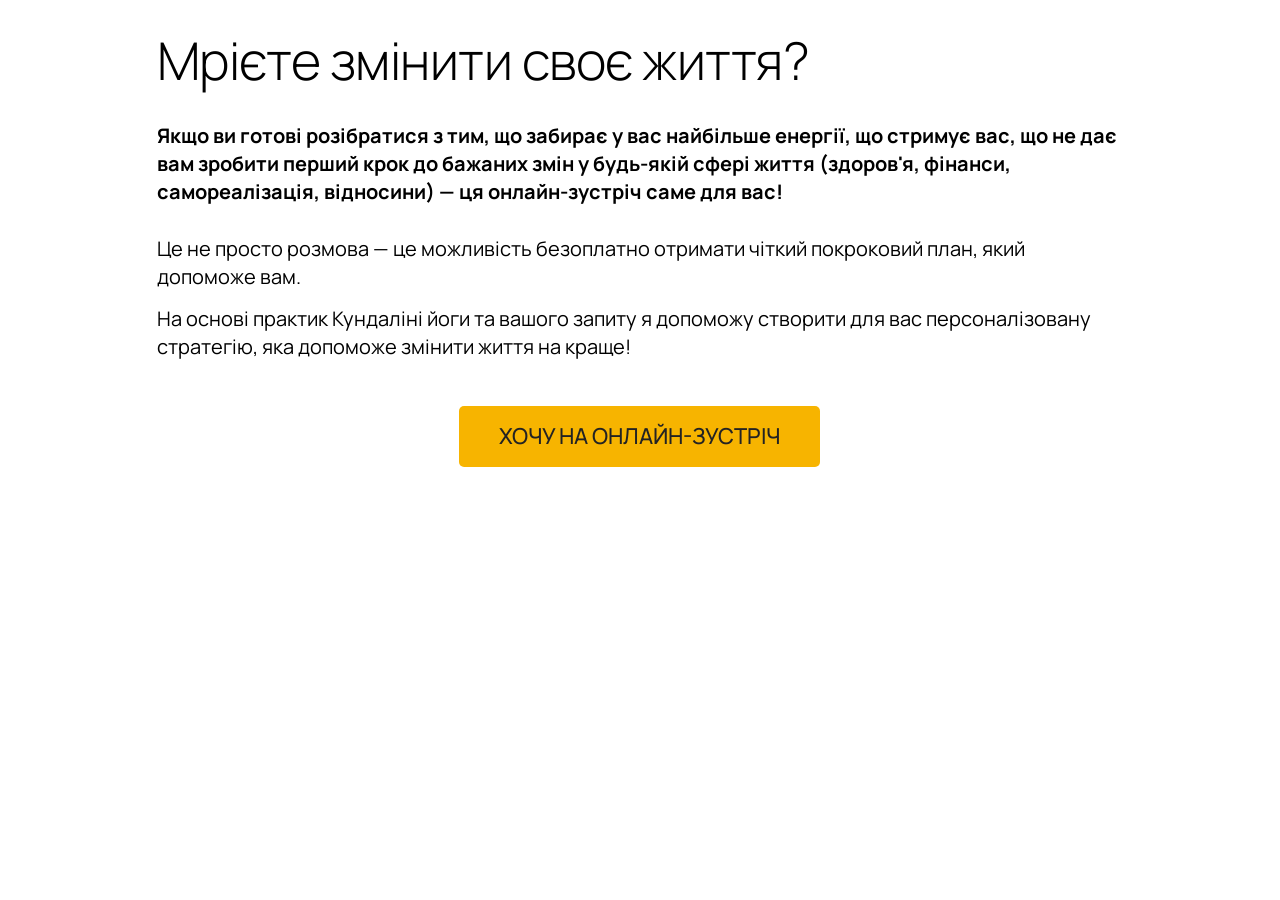
<file: zustrich/index.html>
<!doctype html>
<html lang="uk">
<head>
<meta charset="utf-8">
<meta name="viewport" content="width=device-width, initial-scale=1, viewport-fit=cover">
<title>Індивідуальна онлайн-зустріч</title>
<meta name="description" content="Безоплатна індивідуальна онлайн-зустріч: персоналізована стратегія змін на основі практик Кундаліні йоги.">
<meta property="og:type" content="website">
<meta property="og:title" content="Індивідуальна онлайн-зустріч">
<meta property="og:description" content="Безоплатна індивідуальна онлайн-зустріч: персоналізована стратегія змін на основі практик Кундаліні йоги.">
<meta name="format-detection" content="telephone=no">

<link rel="preconnect" href="https://fonts.googleapis.com">
<link rel="preconnect" href="https://fonts.gstatic.com" crossorigin>
<link rel="stylesheet" href="https://fonts.googleapis.com/css2?family=Manrope:wght@300;400;500;600;700&display=swap">
<link rel="stylesheet" href="style.css">
</head>
<body>

<!-- ======================= Лендинг ======================= -->
<main class="page">
  <div class="container">
    <div class="content">

      <h1 class="lead-title reveal">Мрієте змінити своє життя?</h1>

      <p class="lead-text lead-text--strong reveal">Якщо ви готові розібратися з тим, що забирає у вас найбільше енергії, що стримує вас, що не дає вам зробити перший крок до бажаних змін у будь-якій сфері життя (здоров'я, фінанси, самореалізація, відносини) — ця онлайн-зустріч саме для вас!</p>

      <p class="lead-text reveal">Це не просто розмова — це можливість безоплатно отримати чіткий покроковий план, який допоможе вам.</p>

      <p class="lead-text reveal">На основі практик Кундаліні йоги та вашого запиту я допоможу створити для вас персоналізовану стратегію, яка допоможе змінити життя на краще!</p>

      <div class="lead-cta reveal">
        <button type="button" class="btn btn--lg" data-open-quiz>ХОЧУ НА ОНЛАЙН-ЗУСТРІЧ</button>
      </div>

    </div>
  </div>
</main>

<!-- ======================= Квіз ======================= -->
<div class="popup" id="quiz" role="dialog" aria-modal="true" aria-label="Запис на онлайн-зустріч" hidden>
  <button type="button" class="popup__close" data-close-quiz aria-label="Закрити">
    <svg viewBox="0 0 14 14" width="14" height="14" aria-hidden="true" focusable="false">
      <path fill="currentColor" d="m12.4 0 1.378 1.392-5.442 5.496L14 12.608 12.622 14 6.958 8.28l-5.58 5.636L0 12.524l5.58-5.636L.222 1.476 1.6.084l5.358 5.412L12.4 0Z"/>
    </svg>
  </button>

  <div class="popup__panel">
    <div class="quiz__progress" aria-hidden="true"><div class="quiz__progress-bar" id="quizProgress"></div></div>

    <form class="quiz" id="quizForm" novalidate>
      <div class="quiz__body" id="quizBody">

        <!-- Крок 0 — обкладинка -->
        <section class="step step--cover is-active" data-step="cover">
          <div class="step__cover-inner">
            <h2 class="cover__title">Дізнайтеся,<br>як відчувати себе більш енергійною,<br>як стати більш проявленою,<br>знайти внутрішню силу,<br>реалізувати свої мрії та нарешті<br>змінити своє життя на краще 💫</h2>
            <p class="cover__descr">Натисніть на кнопку нижче та дайте відповідь на кілька питань:</p>
            <button type="button" class="btn btn--md btn--arrow" data-next>ХОЧУ НА ОНЛАЙН-ЗУСТРІЧ</button>
          </div>
        </section>

        <!-- Крок 1 -->
        <section class="step" data-step="q" data-field="Problema" data-required="1">
          <h2 class="step__title" id="t-problema">Яка проблема зараз для вас найбільш актуальна?</h2>
          <div class="options" role="radiogroup" aria-labelledby="t-problema">
            <label class="option"><input type="radio" name="Problema" value="Низький рівень енергії, проблеми зі сном"><span class="option__dot"></span><span class="option__text">Низький рівень енергії, проблеми зі сном</span></label>
            <label class="option"><input type="radio" name="Problema" value="Самореалізація"><span class="option__dot"></span><span class="option__text">Самореалізація</span></label>
            <label class="option"><input type="radio" name="Problema" value="Відносини"><span class="option__dot"></span><span class="option__text">Відносини</span></label>
            <label class="option"><input type="radio" name="Problema" value="Фінансова"><span class="option__dot"></span><span class="option__text">Фінансова</span></label>
          </div>
          <p class="step__error" aria-live="polite"></p>
        </section>

        <!-- Крок 2 -->
        <section class="step" data-step="q" data-field="Sproby" data-required="1">
          <h2 class="step__title" id="t-sproby">Чи були у вас вже спроби вирішити цю проблему?</h2>
          <div class="options" role="radiogroup" aria-labelledby="t-sproby">
            <label class="option"><input type="radio" name="Sproby" value="Так, кілька разів"><span class="option__dot"></span><span class="option__text">Так, кілька разів</span></label>
            <label class="option"><input type="radio" name="Sproby" value="Ні, але думав(ла)"><span class="option__dot"></span><span class="option__text">Ні, але думав(ла)</span></label>
            <label class="option"><input type="radio" name="Sproby" value="Ні, і не думав(ла)"><span class="option__dot"></span><span class="option__text">Ні, і не думав(ла)</span></label>
          </div>
          <p class="step__error" aria-live="polite"></p>
        </section>

        <!-- Крок 3 -->
        <section class="step" data-step="q" data-field="Bolyt" data-required="1">
          <h2 class="step__title" id="t-bolyt">Чому це важливо для вас зараз? На скільки це болить від 0 до 10?</h2>
          <div class="rate" role="radiogroup" aria-labelledby="t-bolyt">
            <label class="rate__item"><input type="radio" name="Bolyt" value="0"><span>0</span></label>
            <label class="rate__item"><input type="radio" name="Bolyt" value="1"><span>1</span></label>
            <label class="rate__item"><input type="radio" name="Bolyt" value="2"><span>2</span></label>
            <label class="rate__item"><input type="radio" name="Bolyt" value="3"><span>3</span></label>
            <label class="rate__item"><input type="radio" name="Bolyt" value="4"><span>4</span></label>
            <label class="rate__item"><input type="radio" name="Bolyt" value="5"><span>5</span></label>
            <label class="rate__item"><input type="radio" name="Bolyt" value="6"><span>6</span></label>
            <label class="rate__item"><input type="radio" name="Bolyt" value="7"><span>7</span></label>
            <label class="rate__item"><input type="radio" name="Bolyt" value="8"><span>8</span></label>
            <label class="rate__item"><input type="radio" name="Bolyt" value="9"><span>9</span></label>
            <label class="rate__item"><input type="radio" name="Bolyt" value="10"><span>10</span></label>
          </div>
          <div class="rate__legend"><span>Не болить</span><span>Дуже болить</span></div>
          <p class="step__error" aria-live="polite"></p>
        </section>

        <!-- Крок 4 -->
        <section class="step" data-step="q" data-field="Groshi" data-required="1">
          <h2 class="step__title" id="t-groshi">Чи готові ви вкладати ресурси (час, гроші) для вирішення своєї проблеми?</h2>
          <div class="options options--filled" role="radiogroup" aria-labelledby="t-groshi">
            <label class="option"><input type="radio" name="Groshi" value="Не готов(а) інвестувати гроші і час у своє благополуччя"><span class="option__dot"></span><span class="option__text">Не готов(а) інвестувати гроші і час у своє благополуччя</span></label>
            <label class="option"><input type="radio" name="Groshi" value="Готова інвестувати до $250"><span class="option__dot"></span><span class="option__text">Готова інвестувати до $250</span></label>
            <label class="option"><input type="radio" name="Groshi" value="Готов(а) інвестувати будь-яку суму грошей, важливий результат"><span class="option__dot"></span><span class="option__text">Готов(а) інвестувати будь-яку суму грошей, важливий результат</span></label>
          </div>
          <p class="step__error" aria-live="polite"></p>
        </section>

        <!-- Крок 5 -->
        <section class="step" data-step="q" data-field="Resultat" data-required="1">
          <h2 class="step__title"><label for="f-resultat">Яким би був для вас ідеальний результат нашої зустрічі? Чи хотіли б отримати індивідуальний покроковий план дій як досягти результату?</label></h2>
          <input type="text" id="f-resultat" name="Resultat" class="field" placeholder="Напишіть ідеальний результат нашої зустрічі" autocomplete="off">
          <p class="step__error" aria-live="polite"></p>
        </section>

        <!-- Крок 6 — контакти, для всіх без винятку -->
        <section class="step step--contacts" data-step="contacts">
          <h2 class="step__title">Заповніть форму та оберіть в Телеграмі зручний час онлайн-зустрічі</h2>
          <div class="fields">
            <div class="field-row">
              <input type="text" name="Name" class="field" placeholder="Ваше ім'я" autocomplete="name" data-rule="name">
              <p class="step__error" aria-live="polite"></p>
            </div>
            <div class="field-row">
              <input type="tel" name="Phone" class="field" placeholder="+380 00 000 00 00" autocomplete="tel" data-rule="phone">
              <p class="step__error" aria-live="polite"></p>
            </div>
            <div class="field-row">
              <input type="text" name="Telegram" class="field" placeholder="Ваш нік в Телеграмі, @" autocomplete="off" data-rule="telegram">
              <p class="step__error" aria-live="polite"></p>
            </div>
          </div>
        </section>

        <!-- Результат — один для всіх -->
        <section class="step step--result" data-step="resultA">
          <div class="result">
            <div class="result__text">
              <h2 class="result__title">Дякую! Заявку прийнято 🙌</h2>
              <p class="result__descr">Переходьте у Telegram — там оберемо зручний час нашої зустрічі.</p>
              <a class="btn btn--md" id="resultAlink" href="https://t.me/m/9HRGKk6vMGRi">ПЕРЕЙТИ В TELEGRAM</a>
            </div>
          </div>
        </section>

      </div>

      <!-- Навігація -->
      <div class="quiz__footer" id="quizFooter" hidden>
        <button type="button" class="btn btn--ghost" data-prev aria-label="Назад">
          <svg viewBox="0 0 18 18" width="18" height="18" aria-hidden="true" focusable="false">
            <path d="M14.25 9H3.75M9 3.75 3.75 9 9 14.25" fill="none" stroke="currentColor" stroke-width="1.4" stroke-linecap="round" stroke-linejoin="round"/>
          </svg>
        </button>
        <button type="button" class="btn btn--md btn--arrow" data-next>Далі</button>
        <button type="submit" class="btn btn--md" data-submit hidden>Записатись</button>
      </div>
    </form>
  </div>
</div>

<script src="quiz.js"></script>
</body>
</html>
</file>
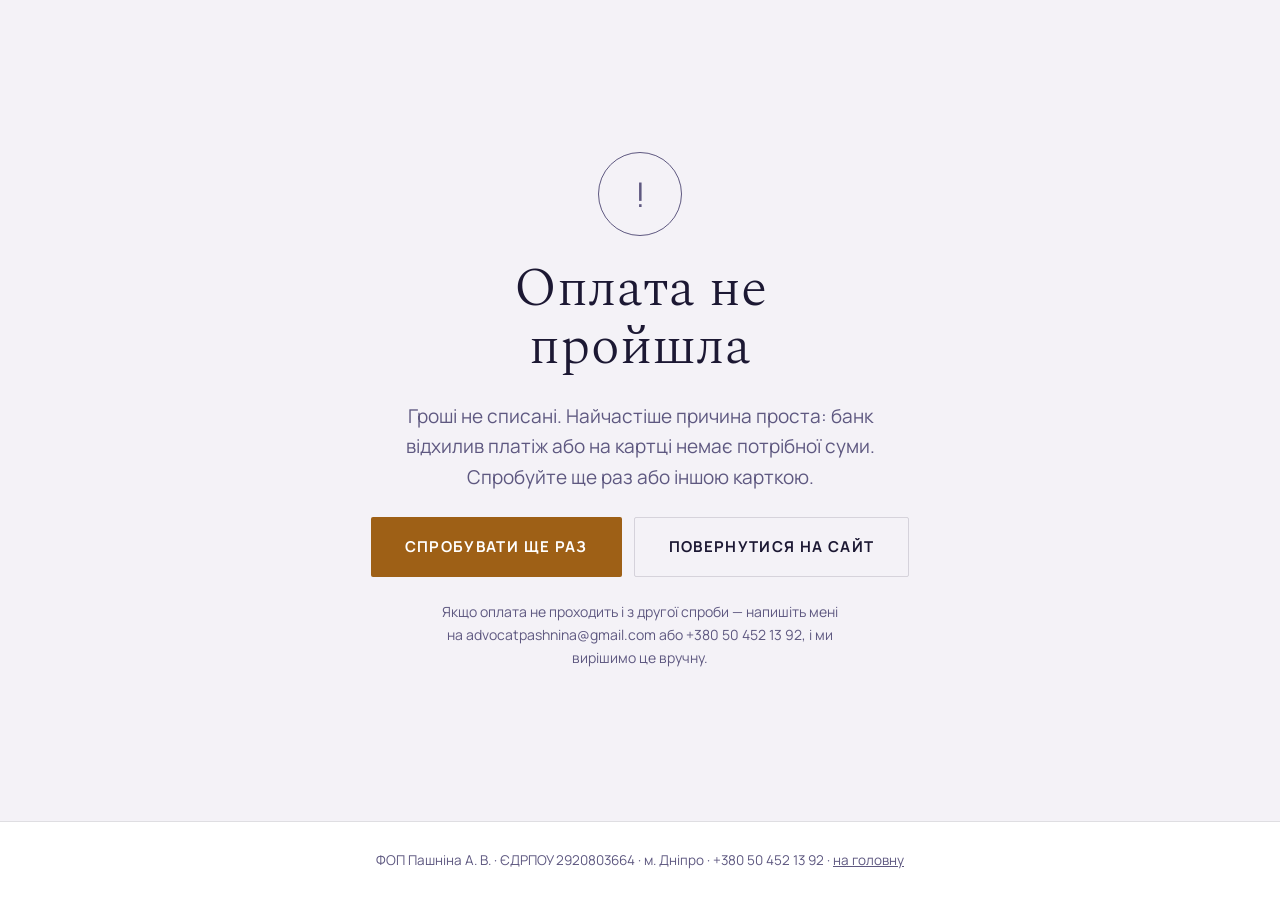
<file: fail.html>
<!doctype html>
<html lang="uk">
<head>
<meta charset="utf-8">
<meta name="viewport" content="width=device-width, initial-scale=1, viewport-fit=cover">
<title>Оплата не пройшла — Енергія Процвітання</title>
<!-- Meta Pixel -->
<script>
!function(f,b,e,v,n,t,s){if(f.fbq)return;n=f.fbq=function(){n.callMethod?
n.callMethod.apply(n,arguments):n.queue.push(arguments)};if(!f._fbq)f._fbq=n;
n.push=n;n.loaded=!0;n.version='2.0';n.queue=[];t=b.createElement(e);t.async=!0;
t.src=v;s=b.getElementsByTagName(e)[0];s.parentNode.insertBefore(t,s)}(window,document,'script',
'https://connect.facebook.net/en_US/fbevents.js');
fbq('init', '1639428453651396');
fbq('track', 'PageView');
</script>
<noscript><img height="1" width="1" style="display:none" alt=""
src="https://www.facebook.com/tr?id=1639428453651396&ev=PageView&noscript=1"></noscript>
<!-- /Meta Pixel -->
<link rel="preconnect" href="https://fonts.googleapis.com">
<link rel="preconnect" href="https://fonts.gstatic.com" crossorigin>
<link rel="stylesheet" href="https://fonts.googleapis.com/css2?family=Spectral:wght@300;500;600&family=Manrope:wght@400;500;700&display=swap">
<style>
:root{
  --bg:#F4F2F7;--surface:#FFFFFF;--ink:#1C1833;--muted:#5E5880;
  --line:rgba(28,24,51,.14);--accent:#9E6016;--accent-ink:#FFFFFF;
  --font-display:"Spectral",Georgia,serif;--font-body:"Manrope","Segoe UI",system-ui,sans-serif;
  color-scheme:light;
}
@media (prefers-color-scheme:dark){
  :root:not([data-theme="light"]){
    --bg:#121020;--surface:#1A1730;--ink:#ECE9F5;--muted:#A6A0C2;
    --line:rgba(236,233,245,.15);--accent:#E7B45C;--accent-ink:#17132A;color-scheme:dark;
  }
}
:root[data-theme="dark"]{
  --bg:#121020;--surface:#1A1730;--ink:#ECE9F5;--muted:#A6A0C2;
  --line:rgba(236,233,245,.15);--accent:#E7B45C;--accent-ink:#17132A;color-scheme:dark;
}
*{box-sizing:border-box}
body{
  margin:0;background:var(--bg);color:var(--ink);font-family:var(--font-body);
  font-size:17px;line-height:1.62;min-height:100vh;display:flex;flex-direction:column;
}
main{
  flex:1;display:flex;flex-direction:column;align-items:center;justify-content:center;
  text-align:center;gap:24px;
  padding-left:max(16px,env(safe-area-inset-left,0px));
  padding-right:max(16px,env(safe-area-inset-right,0px));
  padding-block:clamp(60px,12vw,120px);
}
.seal{
  width:84px;height:84px;border-radius:50%;border:1px solid var(--muted);
  display:grid;place-items:center;color:var(--muted);font-size:34px;line-height:1;
}
h1{
  font-family:var(--font-display);font-weight:300;margin:0;
  font-size:clamp(32px,6vw,54px);line-height:1.08;max-width:17ch;text-wrap:balance;
}
p.lede{margin:0;color:var(--muted);max-width:42ch;font-size:clamp(17px,2.2vw,19px)}
.btns{display:flex;gap:12px;flex-wrap:wrap;justify-content:center}
.btn{
  display:inline-flex;align-items:center;justify-content:center;
  background:var(--accent);color:var(--accent-ink);font-weight:700;font-size:15px;
  letter-spacing:.09em;text-transform:uppercase;text-decoration:none;
  padding:17px 34px;border-radius:2px;
}
.btn.ghost{background:transparent;color:var(--ink);border:1px solid var(--line)}
.btn:hover{filter:brightness(1.08)}
.btn:focus-visible{outline:2px solid var(--accent);outline-offset:3px}
.hint{font-size:14px;color:var(--muted);max-width:46ch;margin:0}
footer{
  border-top:1px solid var(--line);background:var(--surface);
  padding-block:28px;
  padding-left:max(16px,env(safe-area-inset-left,0px));
  padding-right:max(16px,env(safe-area-inset-right,0px));
  font-size:13.5px;color:var(--muted);text-align:center;
}
footer a{color:var(--muted)}
</style>
</head>
<body>
<main>
  <div class="seal" aria-hidden="true">!</div>
  <h1>Оплата не пройшла</h1>
  <p class="lede">Гроші не списані. Найчастіше причина проста: банк відхилив платіж або на картці немає потрібної суми. Спробуйте ще раз або іншою карткою.</p>
  <div class="btns">
    <a class="btn" href="https://secure.wayforpay.com/button/b87f1c5fbc5b7">Спробувати ще раз</a>
    <a class="btn ghost" href="index.html">Повернутися на сайт</a>
  </div>
  <p class="hint">Якщо оплата не проходить і з другої спроби — напишіть мені на advocatpashnina@gmail.com або +380 50 452 13 92, і ми вирішимо це вручну.</p>
</main>
<footer>
  ФОП Пашніна А. В. · ЄДРПОУ 2920803664 · м. Дніпро · +380 50 452 13 92 ·
  <a href="index.html">на головну</a>
</footer>
</body>
</html>
</file>
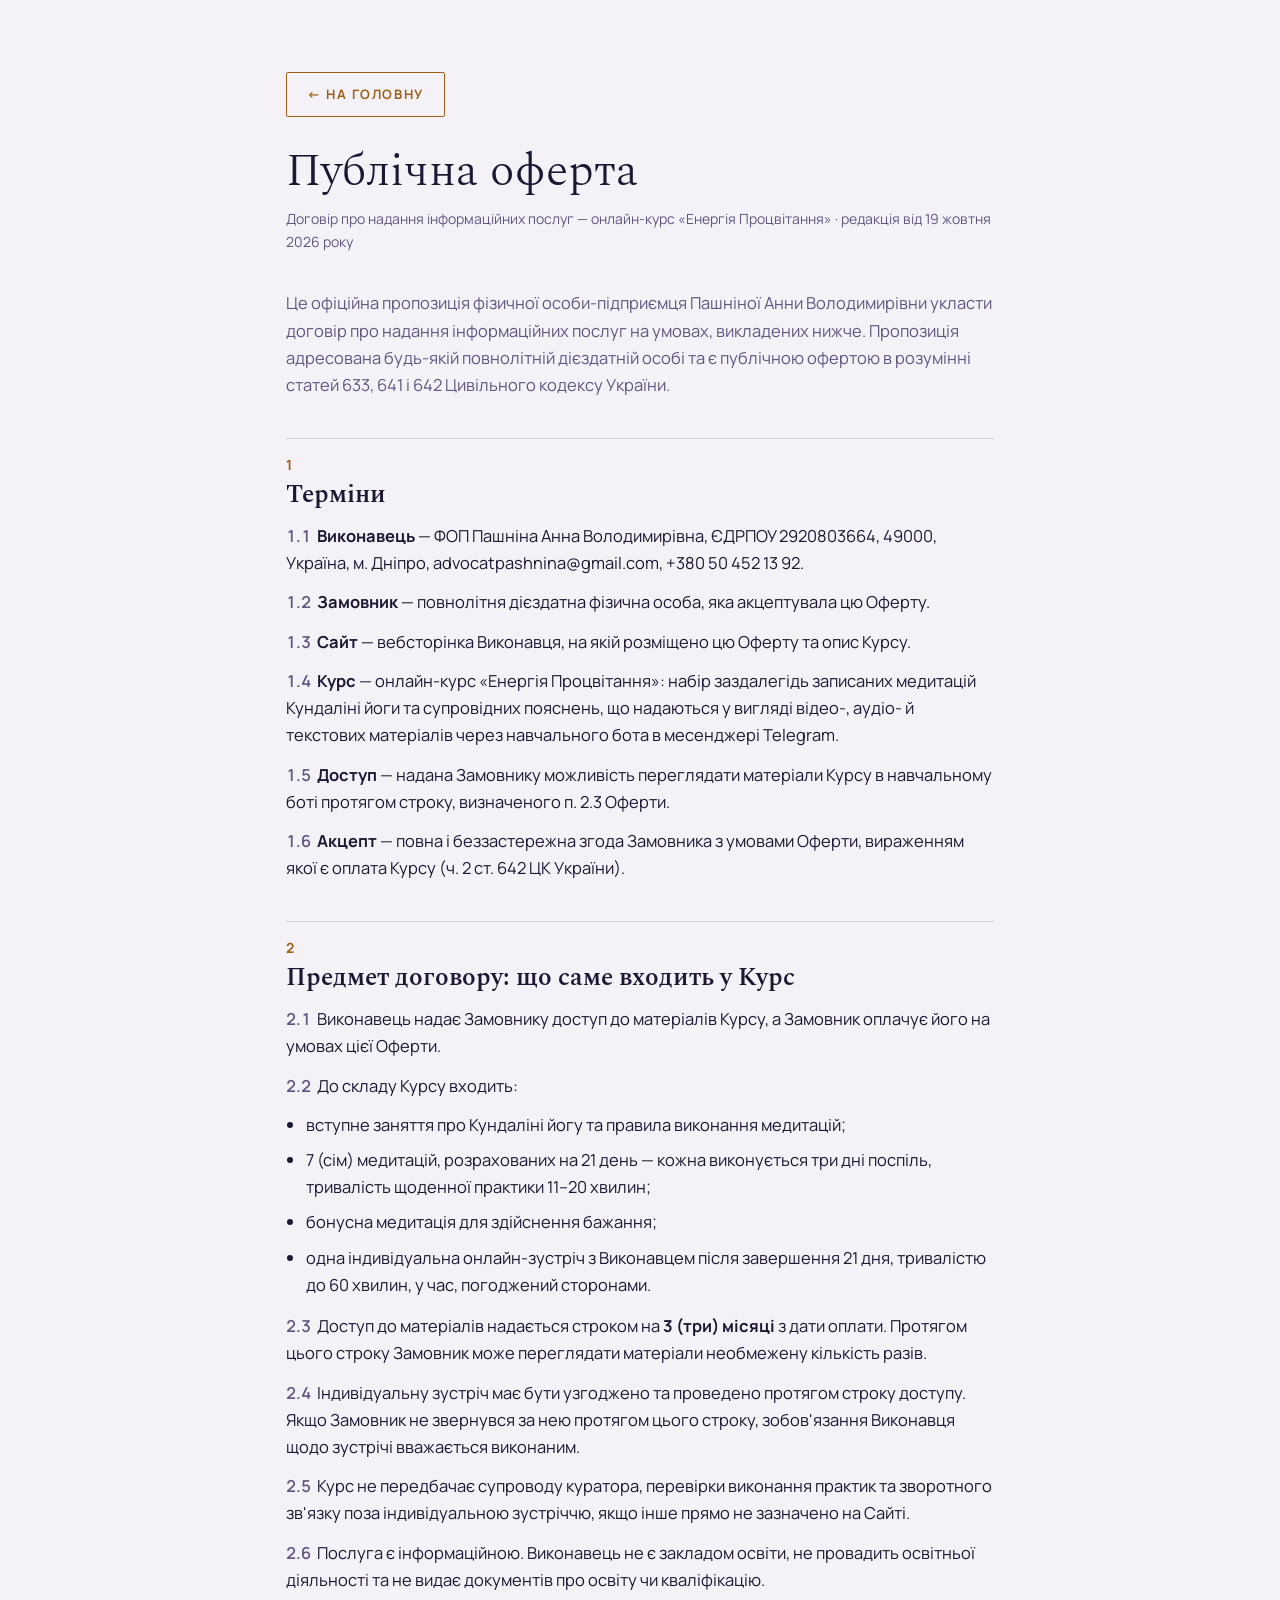
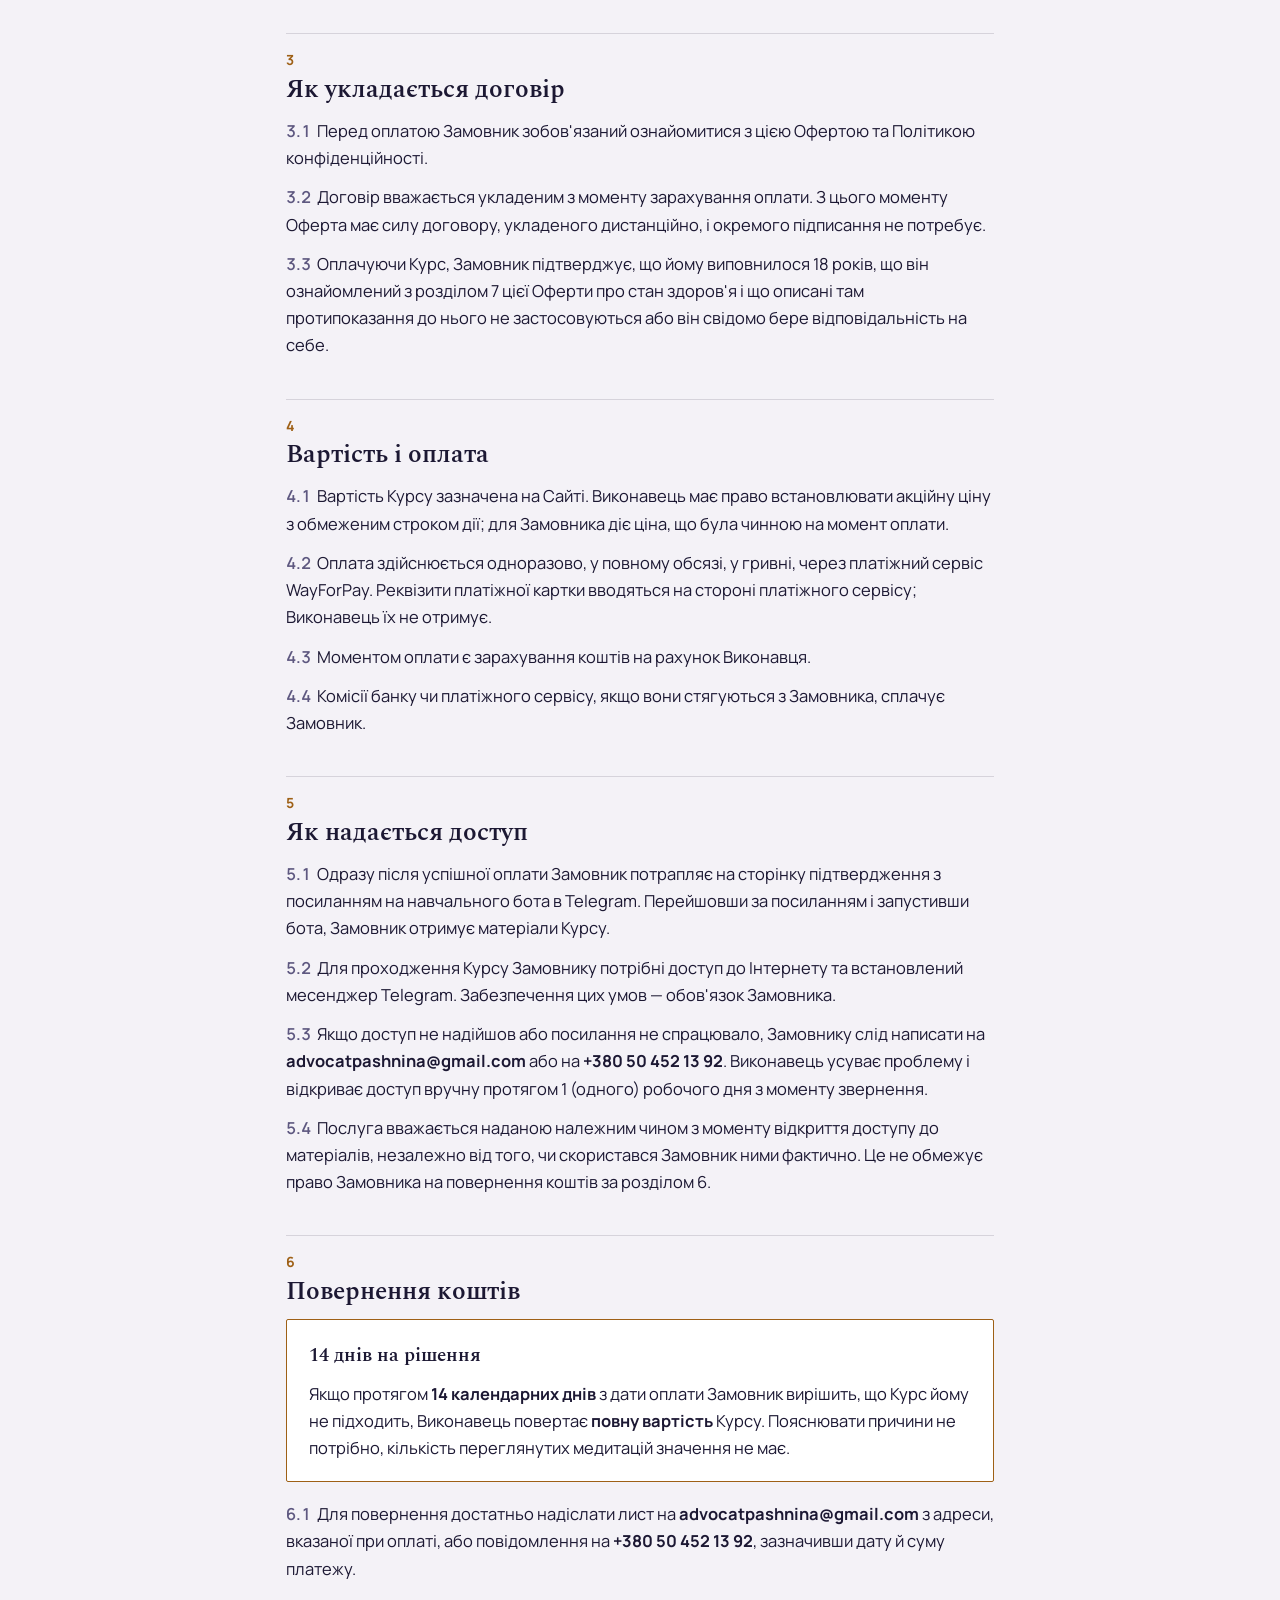
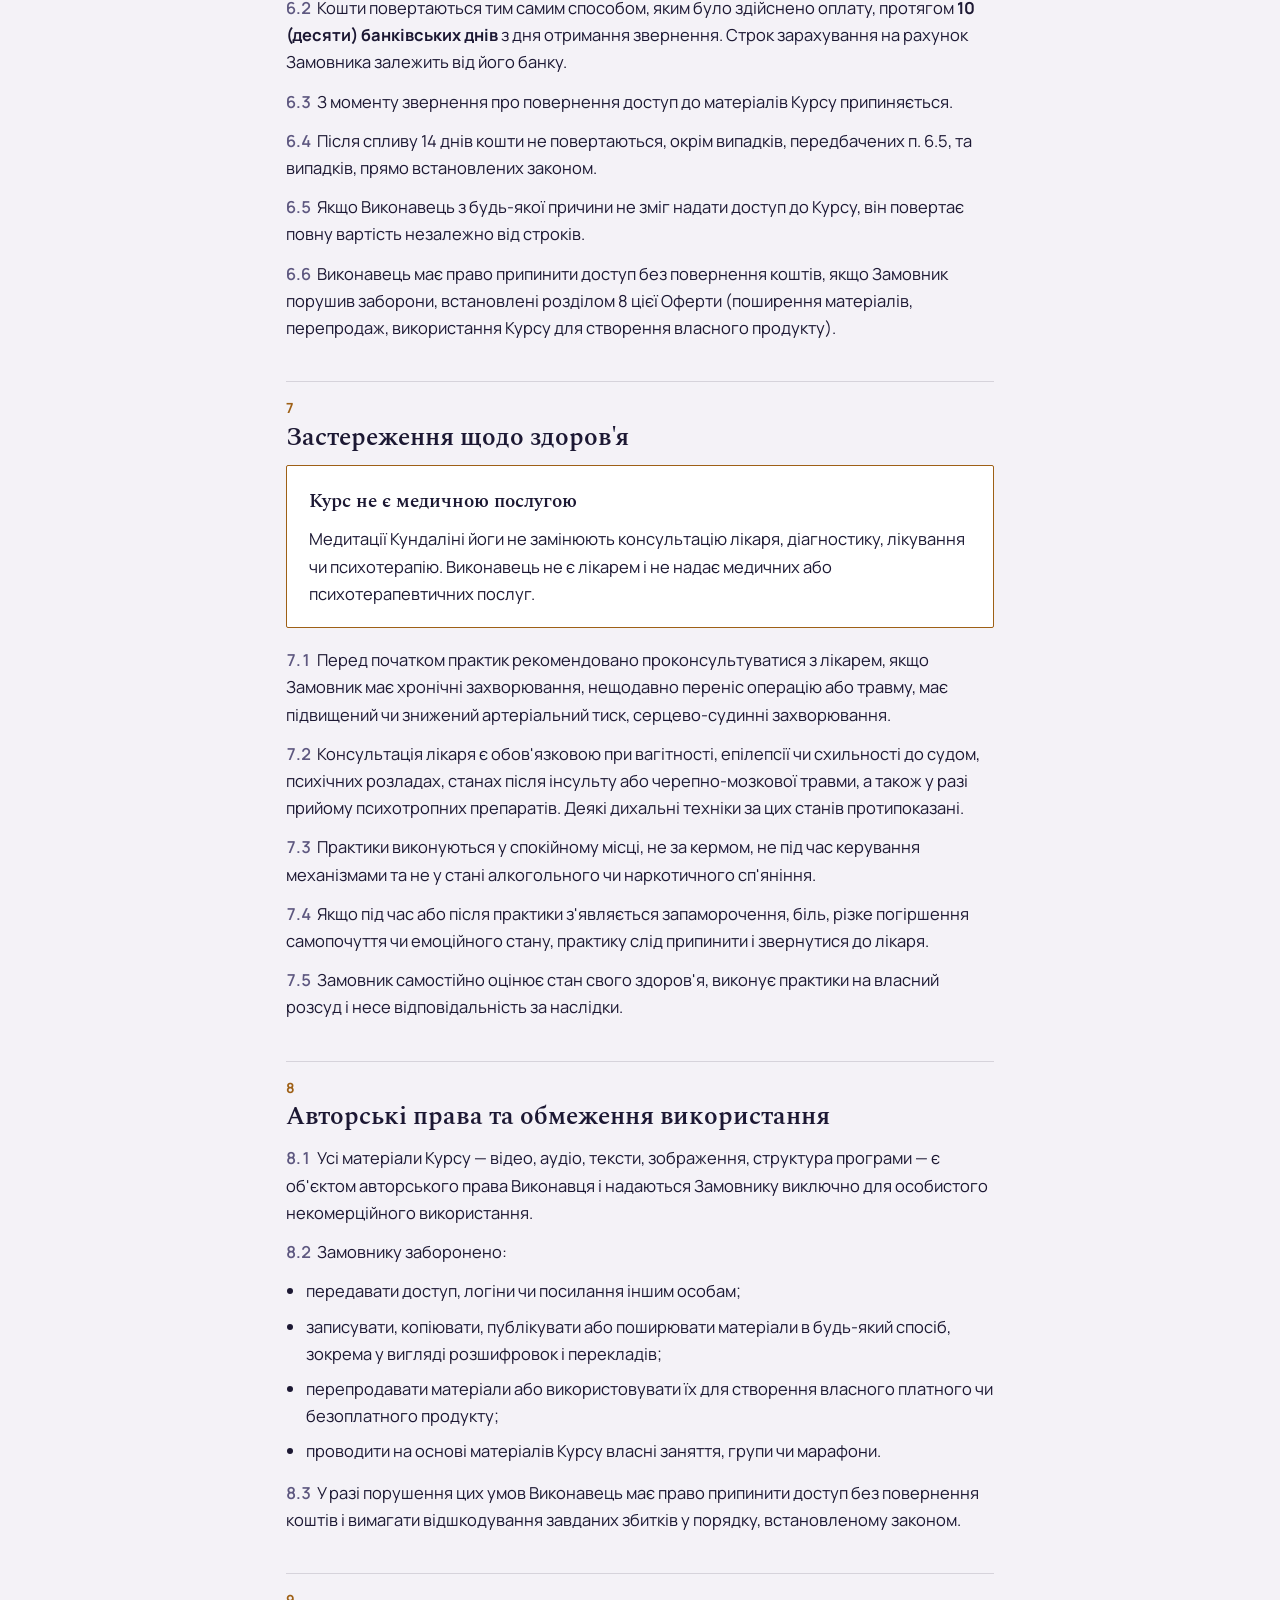
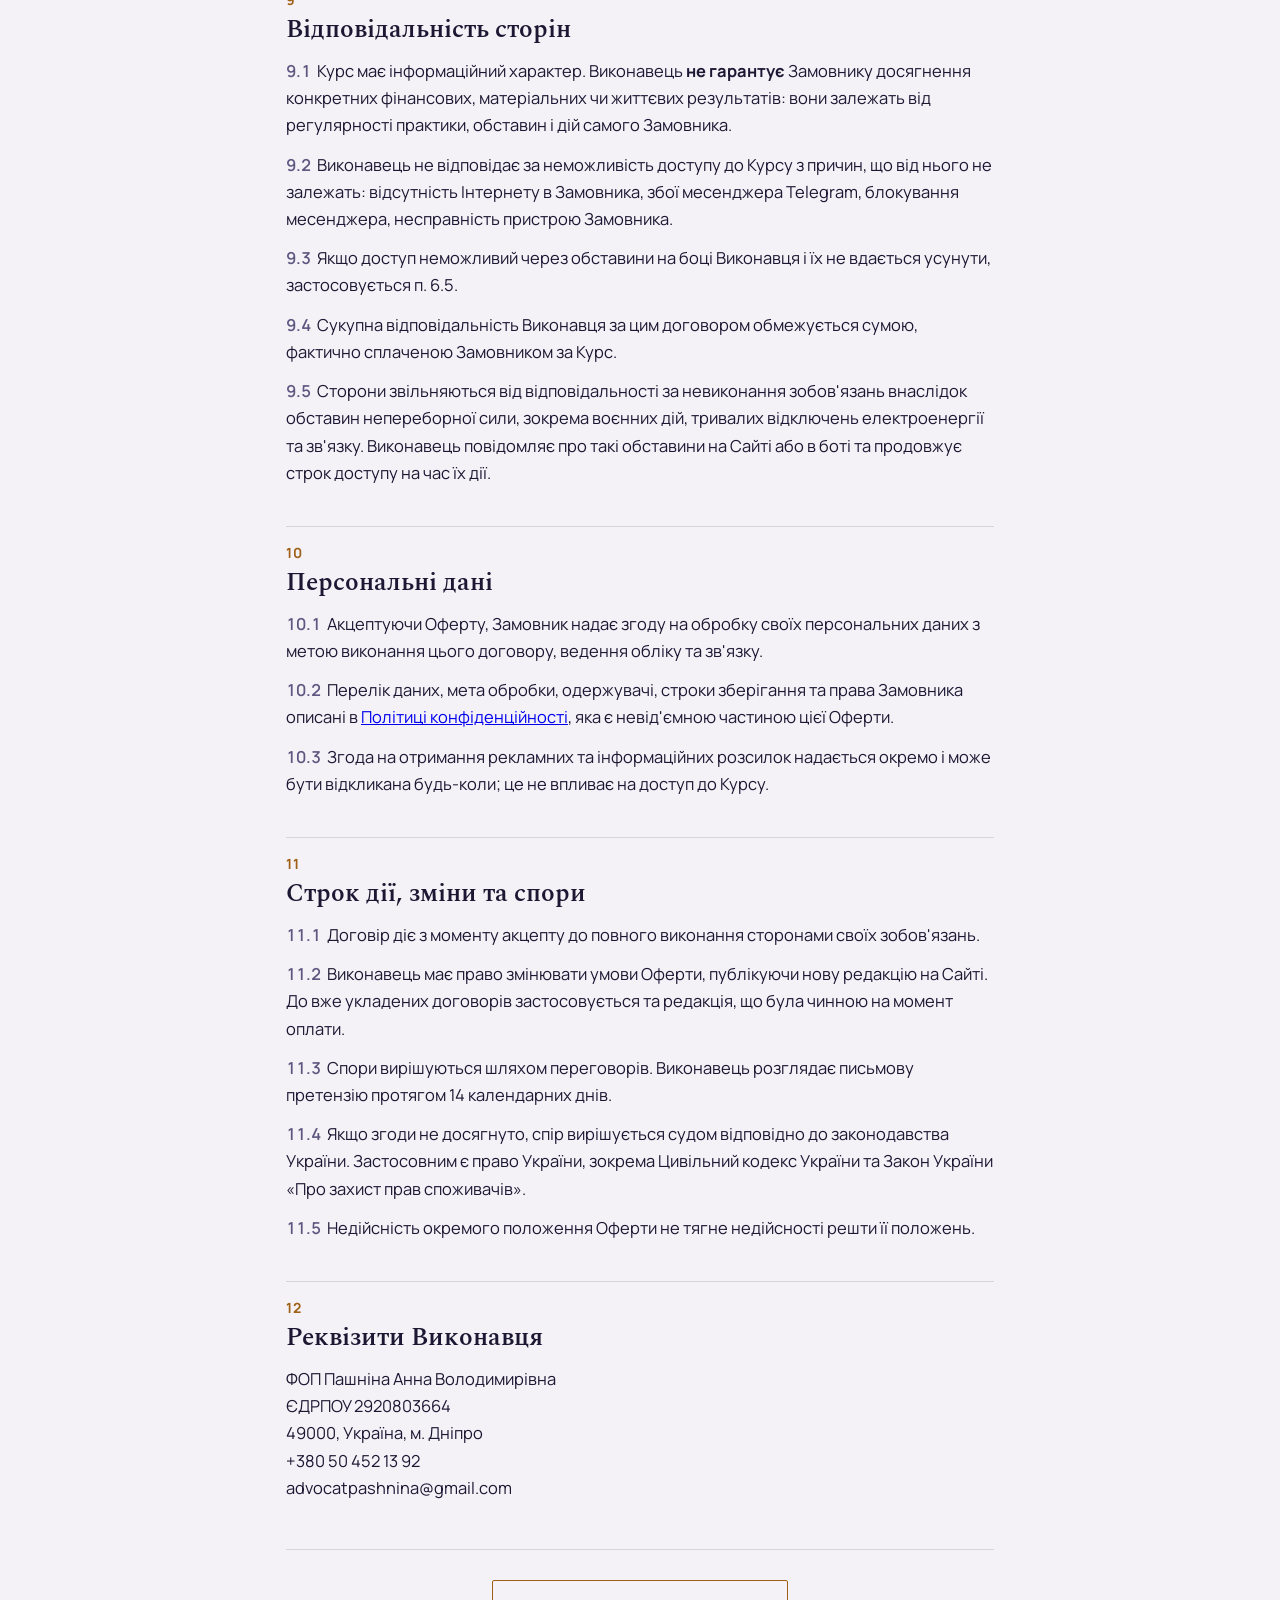
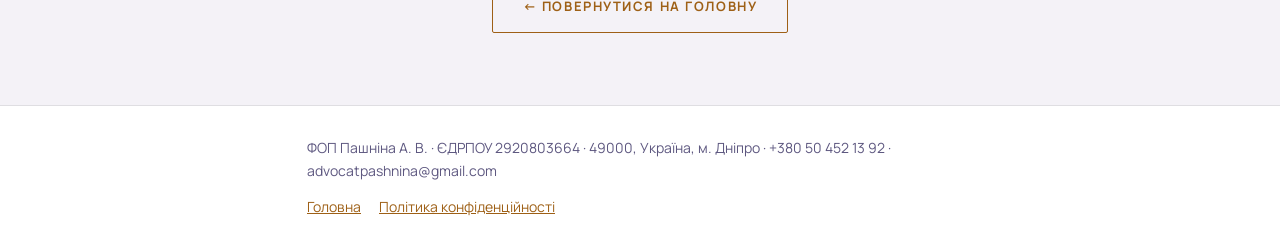
<file: oferta.html>
<!doctype html>
<html lang="uk">
<head>
<meta charset="utf-8">
<meta name="viewport" content="width=device-width, initial-scale=1, viewport-fit=cover">
<title>Публічна оферта — Енергія Процвітання</title>
<!-- Meta Pixel -->
<script>
!function(f,b,e,v,n,t,s){if(f.fbq)return;n=f.fbq=function(){n.callMethod?
n.callMethod.apply(n,arguments):n.queue.push(arguments)};if(!f._fbq)f._fbq=n;
n.push=n;n.loaded=!0;n.version='2.0';n.queue=[];t=b.createElement(e);t.async=!0;
t.src=v;s=b.getElementsByTagName(e)[0];s.parentNode.insertBefore(t,s)}(window,document,'script',
'https://connect.facebook.net/en_US/fbevents.js');
fbq('init', '1639428453651396');
fbq('track', 'PageView');
</script>
<noscript><img height="1" width="1" style="display:none" alt=""
src="https://www.facebook.com/tr?id=1639428453651396&ev=PageView&noscript=1"></noscript>
<!-- /Meta Pixel -->
<link rel="preconnect" href="https://fonts.googleapis.com">
<link rel="preconnect" href="https://fonts.gstatic.com" crossorigin>
<link rel="stylesheet" href="https://fonts.googleapis.com/css2?family=Spectral:wght@300;500;600&family=Manrope:wght@400;500;600;700&display=swap">
<style>
:root{
  --bg:#F4F2F7;--surface:#FFFFFF;--ink:#1C1833;--muted:#5E5880;
  --line:rgba(28,24,51,.14);--accent:#9E6016;
  --font-display:"Spectral",Georgia,serif;--font-body:"Manrope","Segoe UI",system-ui,sans-serif;
  color-scheme:light;
}
@media (prefers-color-scheme:dark){
  :root:not([data-theme="light"]){
    --bg:#121020;--surface:#1A1730;--ink:#ECE9F5;--muted:#A6A0C2;
    --line:rgba(236,233,245,.15);--accent:#E7B45C;color-scheme:dark;
  }
}
:root[data-theme="dark"]{
  --bg:#121020;--surface:#1A1730;--ink:#ECE9F5;--muted:#A6A0C2;
  --line:rgba(236,233,245,.15);--accent:#E7B45C;color-scheme:dark;
}
*{box-sizing:border-box}
body{margin:0;background:var(--bg);color:var(--ink);font-family:var(--font-body);font-size:16.5px;line-height:1.65}
.wrap{
  max-width:74ch;margin-inline:auto;
  padding-left:max(16px,env(safe-area-inset-left,0px));
  padding-right:max(16px,env(safe-area-inset-right,0px));
  padding-block:clamp(36px,7vw,72px);
}
.back{
  display:inline-flex;align-items:center;gap:9px;margin-bottom:30px;
  font-size:13px;font-weight:700;letter-spacing:.12em;text-transform:uppercase;
  color:var(--accent);text-decoration:none;
  border:1px solid var(--accent);border-radius:2px;padding:11px 20px;
  transition:background .18s ease,color .18s ease;
}
.back:hover{background:var(--accent);color:var(--bg)}
.back:focus-visible{outline:2px solid var(--accent);outline-offset:3px}
.back-bottom{
  margin-top:48px;padding-top:30px;border-top:1px solid var(--line);
  display:flex;justify-content:center;
}
.back-bottom .back{margin-bottom:0;padding:15px 30px}
h1{
  font-family:var(--font-display);font-weight:300;margin:0 0 10px;
  font-size:clamp(30px,5.5vw,46px);line-height:1.08;text-wrap:balance;
}
.updated{margin:0 0 36px;color:var(--muted);font-size:14px}
h2{
  font-family:var(--font-display);font-weight:600;
  font-size:clamp(20px,3vw,25px);line-height:1.2;
  margin:40px 0 12px;padding-top:18px;border-top:1px solid var(--line);
}
h2 .no{color:var(--accent);font-family:var(--font-body);font-size:14px;font-weight:700;letter-spacing:.1em;display:block;margin-bottom:6px}
p{margin:0 0 12px}
p .cl{color:var(--muted);font-variant-numeric:tabular-nums;font-weight:600;margin-right:6px}
ul{margin:0 0 14px;padding-left:20px}
li{margin-bottom:8px}
.lead{color:var(--muted)}
.box{
  border:1px solid var(--accent);border-radius:2px;padding:20px 22px;margin:4px 0 18px;
  background:var(--surface);
}
.box p:last-child{margin-bottom:0}
.box .t{font-family:var(--font-display);font-size:19px;font-weight:600;margin-bottom:8px}
footer{
  border-top:1px solid var(--line);background:var(--surface);
  padding-block:30px;
  padding-left:max(16px,env(safe-area-inset-left,0px));
  padding-right:max(16px,env(safe-area-inset-right,0px));
  font-size:14px;color:var(--muted);
}
footer .inner{max-width:74ch;margin-inline:auto;display:flex;flex-direction:column;gap:12px}
footer a{color:var(--accent)}
.links{display:flex;gap:18px;flex-wrap:wrap}
</style>
</head>
<body>
<main class="wrap">
  <a class="back" href="index.html">← на головну</a>
  <h1>Публічна оферта</h1>
  <p class="updated">Договір про надання інформаційних послуг — онлайн-курс «Енергія Процвітання» · редакція від 19 жовтня 2026 року</p>

  <p class="lead">Це офіційна пропозиція фізичної особи-підприємця Пашніної Анни Володимирівни укласти договір про надання інформаційних послуг на умовах, викладених нижче. Пропозиція адресована будь-якій повнолітній дієздатній особі та є публічною офертою в розумінні статей 633, 641 і 642 Цивільного кодексу України.</p>

  <h2><span class="no">1</span>Терміни</h2>
  <p><span class="cl">1.1</span><b>Виконавець</b> — ФОП Пашніна Анна Володимирівна, ЄДРПОУ 2920803664, 49000, Україна, м. Дніпро, advocatpashnina@gmail.com, +380 50 452 13 92.</p>
  <p><span class="cl">1.2</span><b>Замовник</b> — повнолітня дієздатна фізична особа, яка акцептувала цю Оферту.</p>
  <p><span class="cl">1.3</span><b>Сайт</b> — вебсторінка Виконавця, на якій розміщено цю Оферту та опис Курсу.</p>
  <p><span class="cl">1.4</span><b>Курс</b> — онлайн-курс «Енергія Процвітання»: набір заздалегідь записаних медитацій Кундаліні йоги та супровідних пояснень, що надаються у вигляді відео-, аудіо- й текстових матеріалів через навчального бота в месенджері Telegram.</p>
  <p><span class="cl">1.5</span><b>Доступ</b> — надана Замовнику можливість переглядати матеріали Курсу в навчальному боті протягом строку, визначеного п. 2.3 Оферти.</p>
  <p><span class="cl">1.6</span><b>Акцепт</b> — повна і беззастережна згода Замовника з умовами Оферти, вираженням якої є оплата Курсу (ч. 2 ст. 642 ЦК України).</p>

  <h2><span class="no">2</span>Предмет договору: що саме входить у Курс</h2>
  <p><span class="cl">2.1</span>Виконавець надає Замовнику доступ до матеріалів Курсу, а Замовник оплачує його на умовах цієї Оферти.</p>
  <p><span class="cl">2.2</span>До складу Курсу входить:</p>
  <ul>
    <li>вступне заняття про Кундаліні йогу та правила виконання медитацій;</li>
    <li>7 (сім) медитацій, розрахованих на 21 день — кожна виконується три дні поспіль, тривалість щоденної практики 11–20 хвилин;</li>
    <li>бонусна медитація для здійснення бажання;</li>
    <li>одна індивідуальна онлайн-зустріч з Виконавцем після завершення 21 дня, тривалістю до 60 хвилин, у час, погоджений сторонами.</li>
  </ul>
  <p><span class="cl">2.3</span>Доступ до матеріалів надається строком на <b>3 (три) місяці</b> з дати оплати. Протягом цього строку Замовник може переглядати матеріали необмежену кількість разів.</p>
  <p><span class="cl">2.4</span>Індивідуальну зустріч має бути узгоджено та проведено протягом строку доступу. Якщо Замовник не звернувся за нею протягом цього строку, зобов'язання Виконавця щодо зустрічі вважається виконаним.</p>
  <p><span class="cl">2.5</span>Курс не передбачає супроводу куратора, перевірки виконання практик та зворотного зв'язку поза індивідуальною зустріччю, якщо інше прямо не зазначено на Сайті.</p>
  <p><span class="cl">2.6</span>Послуга є інформаційною. Виконавець не є закладом освіти, не провадить освітньої діяльності та не видає документів про освіту чи кваліфікацію.</p>

  <h2><span class="no">3</span>Як укладається договір</h2>
  <p><span class="cl">3.1</span>Перед оплатою Замовник зобов'язаний ознайомитися з цією Офертою та Політикою конфіденційності.</p>
  <p><span class="cl">3.2</span>Договір вважається укладеним з моменту зарахування оплати. З цього моменту Оферта має силу договору, укладеного дистанційно, і окремого підписання не потребує.</p>
  <p><span class="cl">3.3</span>Оплачуючи Курс, Замовник підтверджує, що йому виповнилося 18 років, що він ознайомлений з розділом 7 цієї Оферти про стан здоров'я і що описані там протипоказання до нього не застосовуються або він свідомо бере відповідальність на себе.</p>

  <h2><span class="no">4</span>Вартість і оплата</h2>
  <p><span class="cl">4.1</span>Вартість Курсу зазначена на Сайті. Виконавець має право встановлювати акційну ціну з обмеженим строком дії; для Замовника діє ціна, що була чинною на момент оплати.</p>
  <p><span class="cl">4.2</span>Оплата здійснюється одноразово, у повному обсязі, у гривні, через платіжний сервіс WayForPay. Реквізити платіжної картки вводяться на стороні платіжного сервісу; Виконавець їх не отримує.</p>
  <p><span class="cl">4.3</span>Моментом оплати є зарахування коштів на рахунок Виконавця.</p>
  <p><span class="cl">4.4</span>Комісії банку чи платіжного сервісу, якщо вони стягуються з Замовника, сплачує Замовник.</p>

  <h2><span class="no">5</span>Як надається доступ</h2>
  <p><span class="cl">5.1</span>Одразу після успішної оплати Замовник потрапляє на сторінку підтвердження з посиланням на навчального бота в Telegram. Перейшовши за посиланням і запустивши бота, Замовник отримує матеріали Курсу.</p>
  <p><span class="cl">5.2</span>Для проходження Курсу Замовнику потрібні доступ до Інтернету та встановлений месенджер Telegram. Забезпечення цих умов — обов'язок Замовника.</p>
  <p><span class="cl">5.3</span>Якщо доступ не надійшов або посилання не спрацювало, Замовнику слід написати на <b>advocatpashnina@gmail.com</b> або на <b>+380 50 452 13 92</b>. Виконавець усуває проблему і відкриває доступ вручну протягом 1 (одного) робочого дня з моменту звернення.</p>
  <p><span class="cl">5.4</span>Послуга вважається наданою належним чином з моменту відкриття доступу до матеріалів, незалежно від того, чи скористався Замовник ними фактично. Це не обмежує право Замовника на повернення коштів за розділом 6.</p>

  <h2><span class="no">6</span>Повернення коштів</h2>
  <div class="box">
    <p class="t">14 днів на рішення</p>
    <p>Якщо протягом <b>14 календарних днів</b> з дати оплати Замовник вирішить, що Курс йому не підходить, Виконавець повертає <b>повну вартість</b> Курсу. Пояснювати причини не потрібно, кількість переглянутих медитацій значення не має.</p>
  </div>
  <p><span class="cl">6.1</span>Для повернення достатньо надіслати лист на <b>advocatpashnina@gmail.com</b> з адреси, вказаної при оплаті, або повідомлення на <b>+380 50 452 13 92</b>, зазначивши дату й суму платежу.</p>
  <p><span class="cl">6.2</span>Кошти повертаються тим самим способом, яким було здійснено оплату, протягом <b>10 (десяти) банківських днів</b> з дня отримання звернення. Строк зарахування на рахунок Замовника залежить від його банку.</p>
  <p><span class="cl">6.3</span>З моменту звернення про повернення доступ до матеріалів Курсу припиняється.</p>
  <p><span class="cl">6.4</span>Після спливу 14 днів кошти не повертаються, окрім випадків, передбачених п. 6.5, та випадків, прямо встановлених законом.</p>
  <p><span class="cl">6.5</span>Якщо Виконавець з будь-якої причини не зміг надати доступ до Курсу, він повертає повну вартість незалежно від строків.</p>
  <p><span class="cl">6.6</span>Виконавець має право припинити доступ без повернення коштів, якщо Замовник порушив заборони, встановлені розділом 8 цієї Оферти (поширення матеріалів, перепродаж, використання Курсу для створення власного продукту).</p>

  <h2><span class="no">7</span>Застереження щодо здоров'я</h2>
  <div class="box">
    <p class="t">Курс не є медичною послугою</p>
    <p>Медитації Кундаліні йоги не замінюють консультацію лікаря, діагностику, лікування чи психотерапію. Виконавець не є лікарем і не надає медичних або психотерапевтичних послуг.</p>
  </div>
  <p><span class="cl">7.1</span>Перед початком практик рекомендовано проконсультуватися з лікарем, якщо Замовник має хронічні захворювання, нещодавно переніс операцію або травму, має підвищений чи знижений артеріальний тиск, серцево-судинні захворювання.</p>
  <p><span class="cl">7.2</span>Консультація лікаря є обов'язковою при вагітності, епілепсії чи схильності до судом, психічних розладах, станах після інсульту або черепно-мозкової травми, а також у разі прийому психотропних препаратів. Деякі дихальні техніки за цих станів протипоказані.</p>
  <p><span class="cl">7.3</span>Практики виконуються у спокійному місці, не за кермом, не під час керування механізмами та не у стані алкогольного чи наркотичного сп'яніння.</p>
  <p><span class="cl">7.4</span>Якщо під час або після практики з'являється запаморочення, біль, різке погіршення самопочуття чи емоційного стану, практику слід припинити і звернутися до лікаря.</p>
  <p><span class="cl">7.5</span>Замовник самостійно оцінює стан свого здоров'я, виконує практики на власний розсуд і несе відповідальність за наслідки.</p>

  <h2><span class="no">8</span>Авторські права та обмеження використання</h2>
  <p><span class="cl">8.1</span>Усі матеріали Курсу — відео, аудіо, тексти, зображення, структура програми — є об'єктом авторського права Виконавця і надаються Замовнику виключно для особистого некомерційного використання.</p>
  <p><span class="cl">8.2</span>Замовнику заборонено:</p>
  <ul>
    <li>передавати доступ, логіни чи посилання іншим особам;</li>
    <li>записувати, копіювати, публікувати або поширювати матеріали в будь-який спосіб, зокрема у вигляді розшифровок і перекладів;</li>
    <li>перепродавати матеріали або використовувати їх для створення власного платного чи безоплатного продукту;</li>
    <li>проводити на основі матеріалів Курсу власні заняття, групи чи марафони.</li>
  </ul>
  <p><span class="cl">8.3</span>У разі порушення цих умов Виконавець має право припинити доступ без повернення коштів і вимагати відшкодування завданих збитків у порядку, встановленому законом.</p>

  <h2><span class="no">9</span>Відповідальність сторін</h2>
  <p><span class="cl">9.1</span>Курс має інформаційний характер. Виконавець <b>не гарантує</b> Замовнику досягнення конкретних фінансових, матеріальних чи життєвих результатів: вони залежать від регулярності практики, обставин і дій самого Замовника.</p>
  <p><span class="cl">9.2</span>Виконавець не відповідає за неможливість доступу до Курсу з причин, що від нього не залежать: відсутність Інтернету в Замовника, збої месенджера Telegram, блокування месенджера, несправність пристрою Замовника.</p>
  <p><span class="cl">9.3</span>Якщо доступ неможливий через обставини на боці Виконавця і їх не вдається усунути, застосовується п. 6.5.</p>
  <p><span class="cl">9.4</span>Сукупна відповідальність Виконавця за цим договором обмежується сумою, фактично сплаченою Замовником за Курс.</p>
  <p><span class="cl">9.5</span>Сторони звільняються від відповідальності за невиконання зобов'язань внаслідок обставин непереборної сили, зокрема воєнних дій, тривалих відключень електроенергії та зв'язку. Виконавець повідомляє про такі обставини на Сайті або в боті та продовжує строк доступу на час їх дії.</p>

  <h2><span class="no">10</span>Персональні дані</h2>
  <p><span class="cl">10.1</span>Акцептуючи Оферту, Замовник надає згоду на обробку своїх персональних даних з метою виконання цього договору, ведення обліку та зв'язку.</p>
  <p><span class="cl">10.2</span>Перелік даних, мета обробки, одержувачі, строки зберігання та права Замовника описані в <a href="politika.html">Політиці конфіденційності</a>, яка є невід'ємною частиною цієї Оферти.</p>
  <p><span class="cl">10.3</span>Згода на отримання рекламних та інформаційних розсилок надається окремо і може бути відкликана будь-коли; це не впливає на доступ до Курсу.</p>

  <h2><span class="no">11</span>Строк дії, зміни та спори</h2>
  <p><span class="cl">11.1</span>Договір діє з моменту акцепту до повного виконання сторонами своїх зобов'язань.</p>
  <p><span class="cl">11.2</span>Виконавець має право змінювати умови Оферти, публікуючи нову редакцію на Сайті. До вже укладених договорів застосовується та редакція, що була чинною на момент оплати.</p>
  <p><span class="cl">11.3</span>Спори вирішуються шляхом переговорів. Виконавець розглядає письмову претензію протягом 14 календарних днів.</p>
  <p><span class="cl">11.4</span>Якщо згоди не досягнуто, спір вирішується судом відповідно до законодавства України. Застосовним є право України, зокрема Цивільний кодекс України та Закон України «Про захист прав споживачів».</p>
  <p><span class="cl">11.5</span>Недійсність окремого положення Оферти не тягне недійсності решти її положень.</p>

  <h2><span class="no">12</span>Реквізити Виконавця</h2>
  <p>ФОП Пашніна Анна Володимирівна<br>
  ЄДРПОУ 2920803664<br>
  49000, Україна, м. Дніпро<br>
  +380 50 452 13 92<br>
  advocatpashnina@gmail.com</p>

  <div class="back-bottom">
    <a class="back" href="index.html">← Повернутися на головну</a>
  </div>
</main>

<footer>
  <div class="inner">
    <p style="margin:0">ФОП Пашніна А. В. · ЄДРПОУ 2920803664 · 49000, Україна, м. Дніпро · +380 50 452 13 92 · advocatpashnina@gmail.com</p>
    <div class="links">
      <a href="index.html">Головна</a>
      <a href="politika.html">Політика конфіденційності</a>
    </div>
  </div>
</footer>
</body>
</html>
</file>
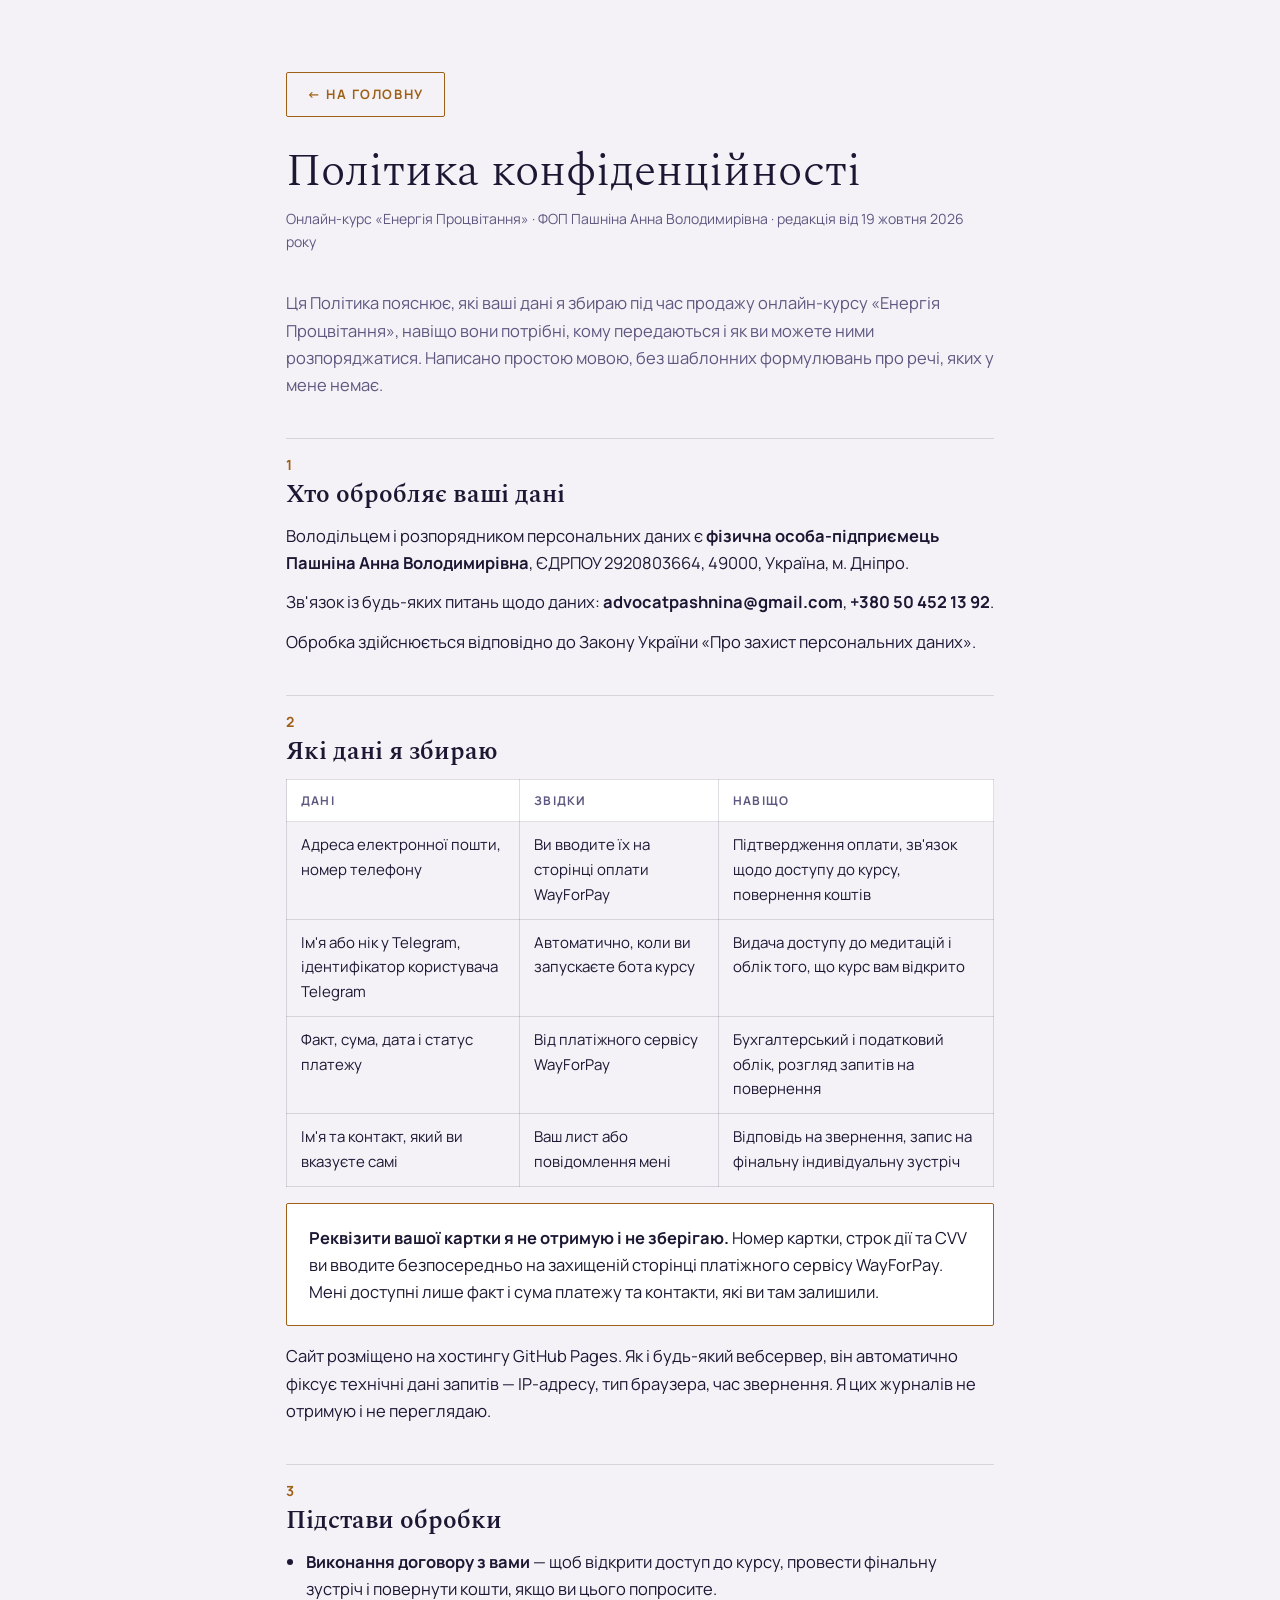
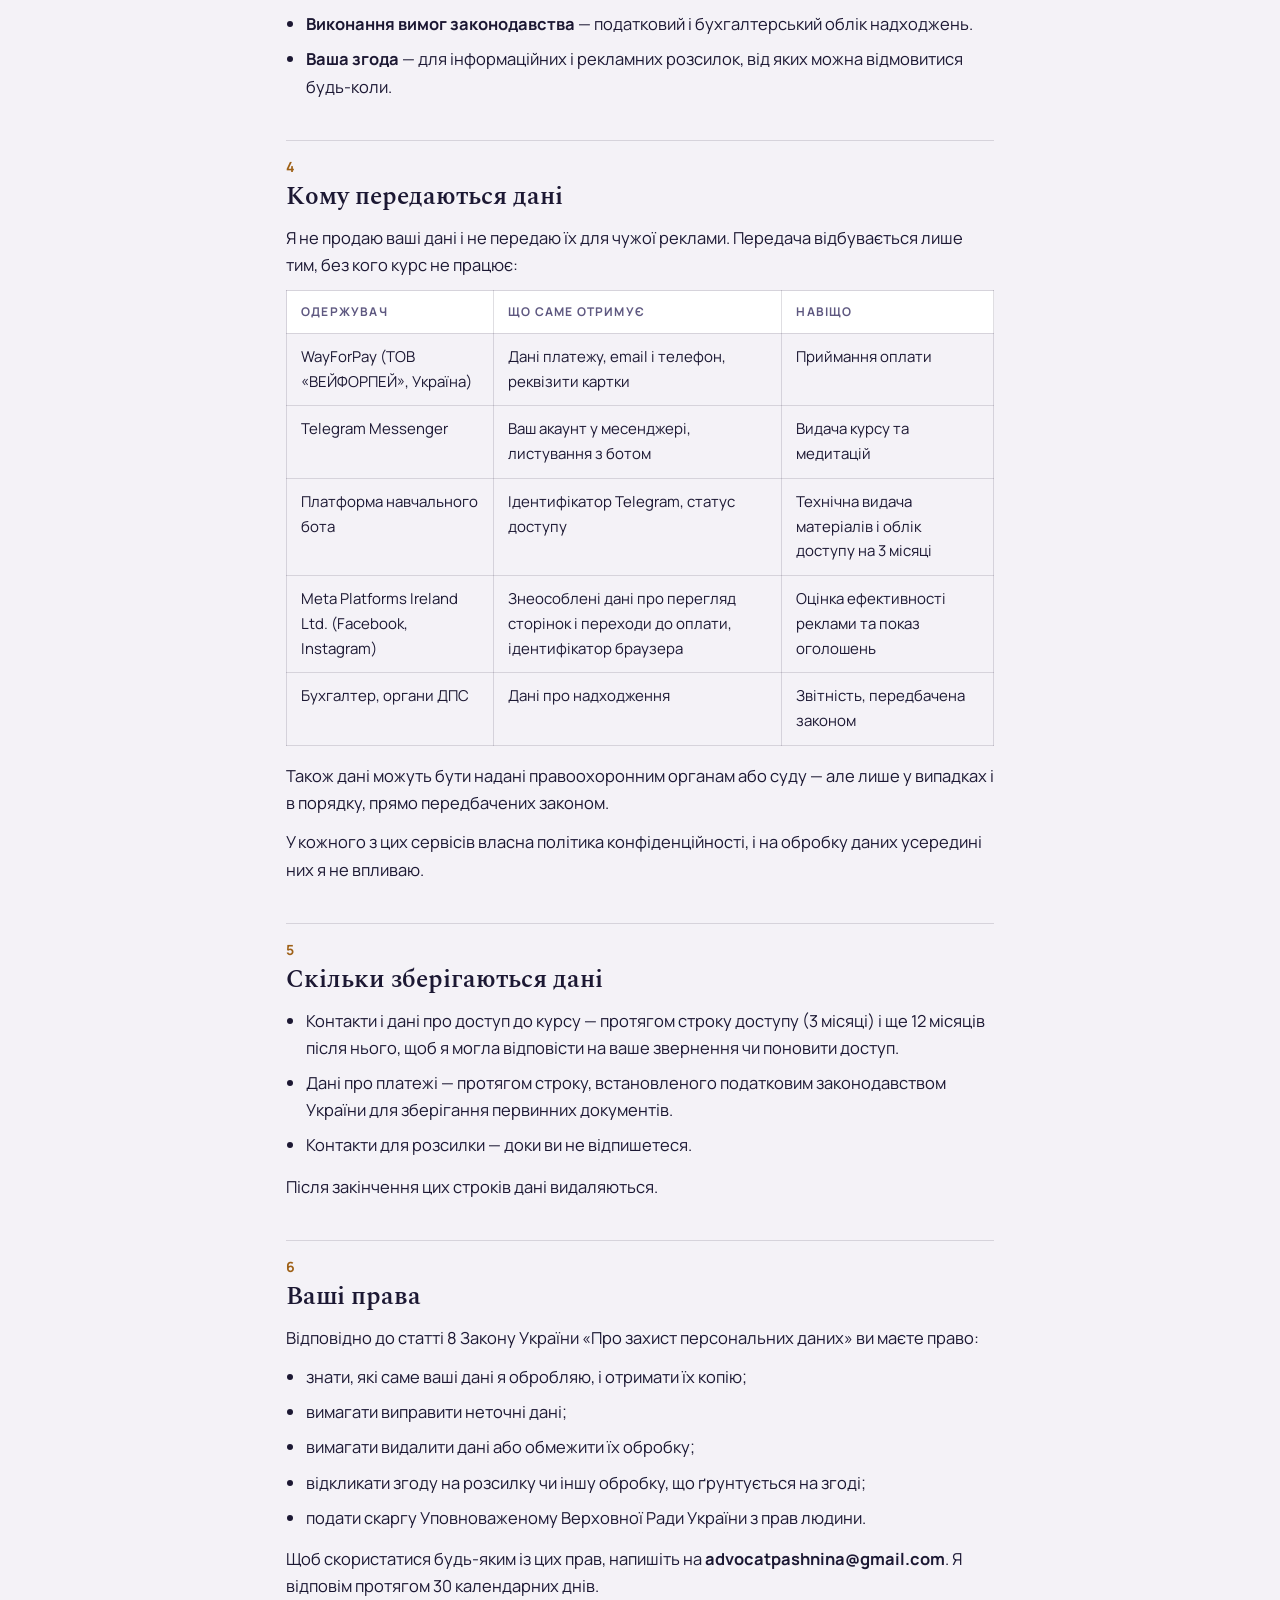
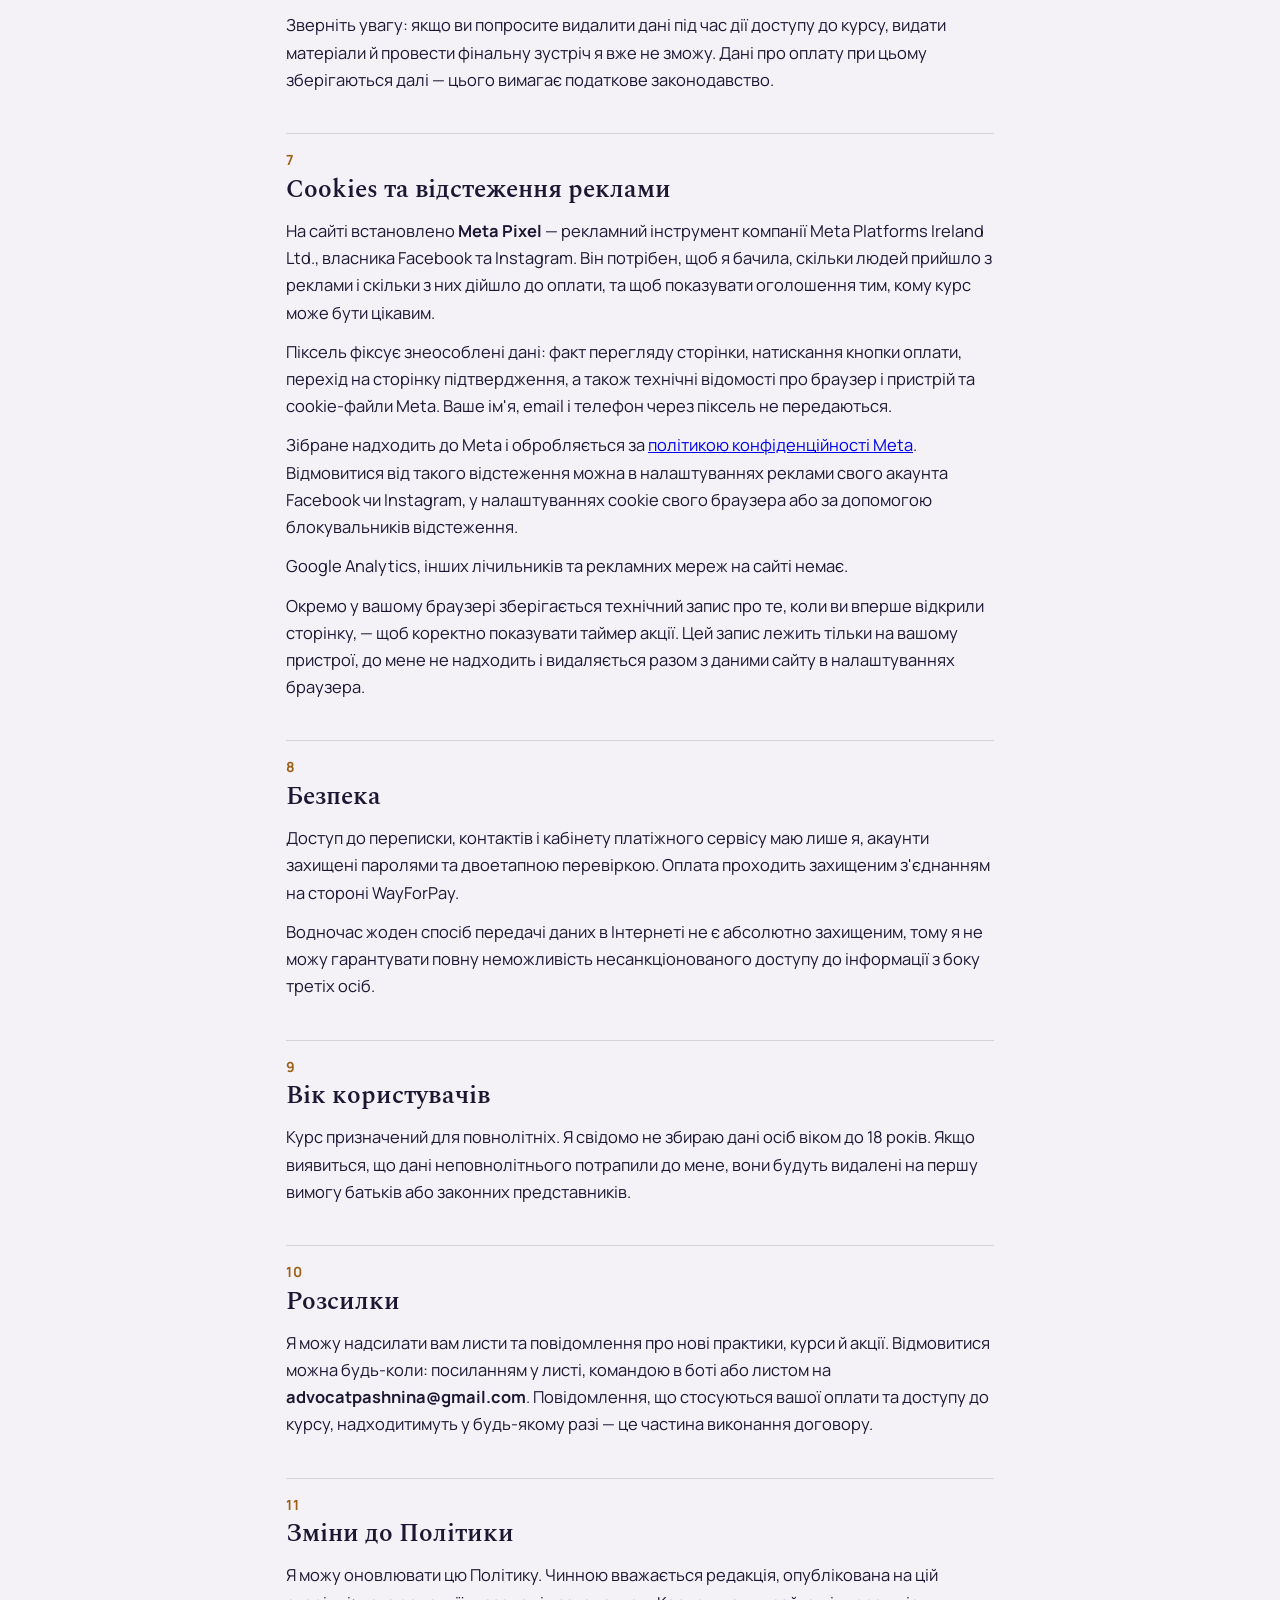
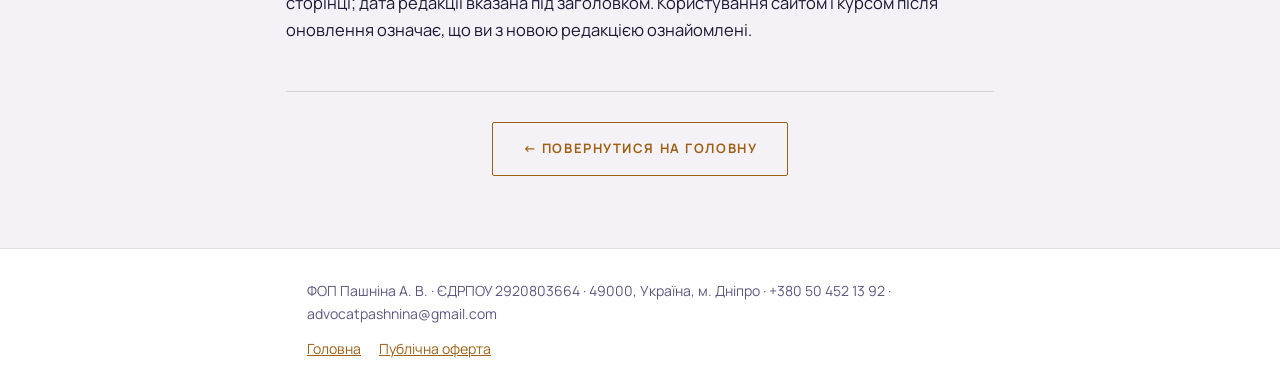
<file: politika.html>
<!doctype html>
<html lang="uk">
<head>
<meta charset="utf-8">
<meta name="viewport" content="width=device-width, initial-scale=1, viewport-fit=cover">
<title>Політика конфіденційності — Енергія Процвітання</title>
<!-- Meta Pixel -->
<script>
!function(f,b,e,v,n,t,s){if(f.fbq)return;n=f.fbq=function(){n.callMethod?
n.callMethod.apply(n,arguments):n.queue.push(arguments)};if(!f._fbq)f._fbq=n;
n.push=n;n.loaded=!0;n.version='2.0';n.queue=[];t=b.createElement(e);t.async=!0;
t.src=v;s=b.getElementsByTagName(e)[0];s.parentNode.insertBefore(t,s)}(window,document,'script',
'https://connect.facebook.net/en_US/fbevents.js');
fbq('init', '1639428453651396');
fbq('track', 'PageView');
</script>
<noscript><img height="1" width="1" style="display:none" alt=""
src="https://www.facebook.com/tr?id=1639428453651396&ev=PageView&noscript=1"></noscript>
<!-- /Meta Pixel -->
<link rel="preconnect" href="https://fonts.googleapis.com">
<link rel="preconnect" href="https://fonts.gstatic.com" crossorigin>
<link rel="stylesheet" href="https://fonts.googleapis.com/css2?family=Spectral:wght@300;500;600&family=Manrope:wght@400;500;600;700&display=swap">
<style>
:root{
  --bg:#F4F2F7;--surface:#FFFFFF;--ink:#1C1833;--muted:#5E5880;
  --line:rgba(28,24,51,.14);--accent:#9E6016;
  --font-display:"Spectral",Georgia,serif;--font-body:"Manrope","Segoe UI",system-ui,sans-serif;
  color-scheme:light;
}
@media (prefers-color-scheme:dark){
  :root:not([data-theme="light"]){
    --bg:#121020;--surface:#1A1730;--ink:#ECE9F5;--muted:#A6A0C2;
    --line:rgba(236,233,245,.15);--accent:#E7B45C;color-scheme:dark;
  }
}
:root[data-theme="dark"]{
  --bg:#121020;--surface:#1A1730;--ink:#ECE9F5;--muted:#A6A0C2;
  --line:rgba(236,233,245,.15);--accent:#E7B45C;color-scheme:dark;
}
*{box-sizing:border-box}
body{margin:0;background:var(--bg);color:var(--ink);font-family:var(--font-body);font-size:16.5px;line-height:1.65}
.wrap{
  max-width:74ch;margin-inline:auto;
  padding-left:max(16px,env(safe-area-inset-left,0px));
  padding-right:max(16px,env(safe-area-inset-right,0px));
  padding-block:clamp(36px,7vw,72px);
}
.back{
  display:inline-flex;align-items:center;gap:9px;margin-bottom:30px;
  font-size:13px;font-weight:700;letter-spacing:.12em;text-transform:uppercase;
  color:var(--accent);text-decoration:none;
  border:1px solid var(--accent);border-radius:2px;padding:11px 20px;
  transition:background .18s ease,color .18s ease;
}
.back:hover{background:var(--accent);color:var(--bg)}
.back:focus-visible{outline:2px solid var(--accent);outline-offset:3px}
.back-bottom{
  margin-top:48px;padding-top:30px;border-top:1px solid var(--line);
  display:flex;justify-content:center;
}
.back-bottom .back{margin-bottom:0;padding:15px 30px}
h1{
  font-family:var(--font-display);font-weight:300;margin:0 0 10px;
  font-size:clamp(30px,5.5vw,46px);line-height:1.08;text-wrap:balance;
}
.updated{margin:0 0 36px;color:var(--muted);font-size:14px}
h2{
  font-family:var(--font-display);font-weight:600;
  font-size:clamp(20px,3vw,25px);line-height:1.2;
  margin:40px 0 12px;padding-top:18px;border-top:1px solid var(--line);
}
h2 .no{color:var(--accent);font-family:var(--font-body);font-size:14px;font-weight:700;letter-spacing:.1em;display:block;margin-bottom:6px}
p{margin:0 0 12px}
ul{margin:0 0 14px;padding-left:20px}
li{margin-bottom:8px}
.lead{color:var(--muted)}
table{width:100%;border-collapse:collapse;margin:0 0 16px;font-size:15px}
.table-wrap{overflow-x:auto}
th,td{text-align:left;vertical-align:top;padding:11px 14px;border:1px solid var(--line)}
th{font-size:12px;letter-spacing:.1em;text-transform:uppercase;color:var(--muted);font-weight:700;background:var(--surface)}
.box{
  border:1px solid var(--accent);border-radius:2px;padding:20px 22px;margin:0 0 16px;
  background:var(--surface);
}
.box p:last-child{margin-bottom:0}
footer{
  border-top:1px solid var(--line);background:var(--surface);
  padding-block:30px;
  padding-left:max(16px,env(safe-area-inset-left,0px));
  padding-right:max(16px,env(safe-area-inset-right,0px));
  font-size:14px;color:var(--muted);
}
footer .inner{max-width:74ch;margin-inline:auto;display:flex;flex-direction:column;gap:12px}
footer a{color:var(--accent)}
.links{display:flex;gap:18px;flex-wrap:wrap}
</style>
</head>
<body>
<main class="wrap">
  <a class="back" href="index.html">← на головну</a>
  <h1>Політика конфіденційності</h1>
  <p class="updated">Онлайн-курс «Енергія Процвітання» · ФОП Пашніна Анна Володимирівна · редакція від 19 жовтня 2026 року</p>

  <p class="lead">Ця Політика пояснює, які ваші дані я збираю під час продажу онлайн-курсу «Енергія Процвітання», навіщо вони потрібні, кому передаються і як ви можете ними розпоряджатися. Написано простою мовою, без шаблонних формулювань про речі, яких у мене немає.</p>

  <h2><span class="no">1</span>Хто обробляє ваші дані</h2>
  <p>Володільцем і розпорядником персональних даних є <b>фізична особа-підприємець Пашніна Анна Володимирівна</b>, ЄДРПОУ 2920803664, 49000, Україна, м. Дніпро.</p>
  <p>Зв'язок із будь-яких питань щодо даних: <b>advocatpashnina@gmail.com</b>, <b>+380 50 452 13 92</b>.</p>
  <p>Обробка здійснюється відповідно до Закону України «Про захист персональних даних».</p>

  <h2><span class="no">2</span>Які дані я збираю</h2>
  <div class="table-wrap">
    <table>
      <tr><th>Дані</th><th>Звідки</th><th>Навіщо</th></tr>
      <tr><td>Адреса електронної пошти, номер телефону</td><td>Ви вводите їх на сторінці оплати WayForPay</td><td>Підтвердження оплати, зв'язок щодо доступу до курсу, повернення коштів</td></tr>
      <tr><td>Ім'я або нік у Telegram, ідентифікатор користувача Telegram</td><td>Автоматично, коли ви запускаєте бота курсу</td><td>Видача доступу до медитацій і облік того, що курс вам відкрито</td></tr>
      <tr><td>Факт, сума, дата і статус платежу</td><td>Від платіжного сервісу WayForPay</td><td>Бухгалтерський і податковий облік, розгляд запитів на повернення</td></tr>
      <tr><td>Ім'я та контакт, який ви вказуєте самі</td><td>Ваш лист або повідомлення мені</td><td>Відповідь на звернення, запис на фінальну індивідуальну зустріч</td></tr>
    </table>
  </div>
  <div class="box">
    <p><b>Реквізити вашої картки я не отримую і не зберігаю.</b> Номер картки, строк дії та CVV ви вводите безпосередньо на захищеній сторінці платіжного сервісу WayForPay. Мені доступні лише факт і сума платежу та контакти, які ви там залишили.</p>
  </div>
  <p>Сайт розміщено на хостингу GitHub Pages. Як і будь-який вебсервер, він автоматично фіксує технічні дані запитів — IP-адресу, тип браузера, час звернення. Я цих журналів не отримую і не переглядаю.</p>

  <h2><span class="no">3</span>Підстави обробки</h2>
  <ul>
    <li><b>Виконання договору з вами</b> — щоб відкрити доступ до курсу, провести фінальну зустріч і повернути кошти, якщо ви цього попросите.</li>
    <li><b>Виконання вимог законодавства</b> — податковий і бухгалтерський облік надходжень.</li>
    <li><b>Ваша згода</b> — для інформаційних і рекламних розсилок, від яких можна відмовитися будь-коли.</li>
  </ul>

  <h2><span class="no">4</span>Кому передаються дані</h2>
  <p>Я не продаю ваші дані і не передаю їх для чужої реклами. Передача відбувається лише тим, без кого курс не працює:</p>
  <div class="table-wrap">
    <table>
      <tr><th>Одержувач</th><th>Що саме отримує</th><th>Навіщо</th></tr>
      <tr><td>WayForPay (ТОВ «ВЕЙФОРПЕЙ», Україна)</td><td>Дані платежу, email і телефон, реквізити картки</td><td>Приймання оплати</td></tr>
      <tr><td>Telegram Messenger</td><td>Ваш акаунт у месенджері, листування з ботом</td><td>Видача курсу та медитацій</td></tr>
      <tr><td>Платформа навчального бота</td><td>Ідентифікатор Telegram, статус доступу</td><td>Технічна видача матеріалів і облік доступу на 3 місяці</td></tr>
      <tr><td>Meta Platforms Ireland Ltd. (Facebook, Instagram)</td><td>Знеособлені дані про перегляд сторінок і переходи до оплати, ідентифікатор браузера</td><td>Оцінка ефективності реклами та показ оголошень</td></tr>
      <tr><td>Бухгалтер, органи ДПС</td><td>Дані про надходження</td><td>Звітність, передбачена законом</td></tr>
    </table>
  </div>
  <p>Також дані можуть бути надані правоохоронним органам або суду — але лише у випадках і в порядку, прямо передбачених законом.</p>
  <p>У кожного з цих сервісів власна політика конфіденційності, і на обробку даних усередині них я не впливаю.</p>

  <h2><span class="no">5</span>Скільки зберігаються дані</h2>
  <ul>
    <li>Контакти і дані про доступ до курсу — протягом строку доступу (3 місяці) і ще 12 місяців після нього, щоб я могла відповісти на ваше звернення чи поновити доступ.</li>
    <li>Дані про платежі — протягом строку, встановленого податковим законодавством України для зберігання первинних документів.</li>
    <li>Контакти для розсилки — доки ви не відпишетеся.</li>
  </ul>
  <p>Після закінчення цих строків дані видаляються.</p>

  <h2><span class="no">6</span>Ваші права</h2>
  <p>Відповідно до статті 8 Закону України «Про захист персональних даних» ви маєте право:</p>
  <ul>
    <li>знати, які саме ваші дані я обробляю, і отримати їх копію;</li>
    <li>вимагати виправити неточні дані;</li>
    <li>вимагати видалити дані або обмежити їх обробку;</li>
    <li>відкликати згоду на розсилку чи іншу обробку, що ґрунтується на згоді;</li>
    <li>подати скаргу Уповноваженому Верховної Ради України з прав людини.</li>
  </ul>
  <p>Щоб скористатися будь-яким із цих прав, напишіть на <b>advocatpashnina@gmail.com</b>. Я відповім протягом 30 календарних днів.</p>
  <p>Зверніть увагу: якщо ви попросите видалити дані під час дії доступу до курсу, видати матеріали й провести фінальну зустріч я вже не зможу. Дані про оплату при цьому зберігаються далі — цього вимагає податкове законодавство.</p>

  <h2><span class="no">7</span>Cookies та відстеження реклами</h2>
  <p>На сайті встановлено <b>Meta Pixel</b> — рекламний інструмент компанії Meta Platforms Ireland Ltd., власника Facebook та Instagram. Він потрібен, щоб я бачила, скільки людей прийшло з реклами і скільки з них дійшло до оплати, та щоб показувати оголошення тим, кому курс може бути цікавим.</p>
  <p>Піксель фіксує знеособлені дані: факт перегляду сторінки, натискання кнопки оплати, перехід на сторінку підтвердження, а також технічні відомості про браузер і пристрій та cookie-файли Meta. Ваше ім'я, email і телефон через піксель не передаються.</p>
  <p>Зібране надходить до Meta і обробляється за <a href="https://www.facebook.com/privacy/policy/" rel="noopener">політикою конфіденційності Meta</a>. Відмовитися від такого відстеження можна в налаштуваннях реклами свого акаунта Facebook чи Instagram, у налаштуваннях cookie свого браузера або за допомогою блокувальників відстеження.</p>
  <p>Google Analytics, інших лічильників та рекламних мереж на сайті немає.</p>
  <p>Окремо у вашому браузері зберігається технічний запис про те, коли ви вперше відкрили сторінку, — щоб коректно показувати таймер акції. Цей запис лежить тільки на вашому пристрої, до мене не надходить і видаляється разом з даними сайту в налаштуваннях браузера.</p>

  <h2><span class="no">8</span>Безпека</h2>
  <p>Доступ до переписки, контактів і кабінету платіжного сервісу маю лише я, акаунти захищені паролями та двоетапною перевіркою. Оплата проходить захищеним з'єднанням на стороні WayForPay.</p>
  <p>Водночас жоден спосіб передачі даних в Інтернеті не є абсолютно захищеним, тому я не можу гарантувати повну неможливість несанкціонованого доступу до інформації з боку третіх осіб.</p>

  <h2><span class="no">9</span>Вік користувачів</h2>
  <p>Курс призначений для повнолітніх. Я свідомо не збираю дані осіб віком до 18 років. Якщо виявиться, що дані неповнолітнього потрапили до мене, вони будуть видалені на першу вимогу батьків або законних представників.</p>

  <h2><span class="no">10</span>Розсилки</h2>
  <p>Я можу надсилати вам листи та повідомлення про нові практики, курси й акції. Відмовитися можна будь-коли: посиланням у листі, командою в боті або листом на <b>advocatpashnina@gmail.com</b>. Повідомлення, що стосуються вашої оплати та доступу до курсу, надходитимуть у будь-якому разі — це частина виконання договору.</p>

  <h2><span class="no">11</span>Зміни до Політики</h2>
  <p>Я можу оновлювати цю Політику. Чинною вважається редакція, опублікована на цій сторінці; дата редакції вказана під заголовком. Користування сайтом і курсом після оновлення означає, що ви з новою редакцією ознайомлені.</p>

  <div class="back-bottom">
    <a class="back" href="index.html">← Повернутися на головну</a>
  </div>
</main>

<footer>
  <div class="inner">
    <p style="margin:0">ФОП Пашніна А. В. · ЄДРПОУ 2920803664 · 49000, Україна, м. Дніпро · +380 50 452 13 92 · advocatpashnina@gmail.com</p>
    <div class="links">
      <a href="index.html">Головна</a>
      <a href="oferta.html">Публічна оферта</a>
    </div>
  </div>
</footer>
</body>
</html>
</file>
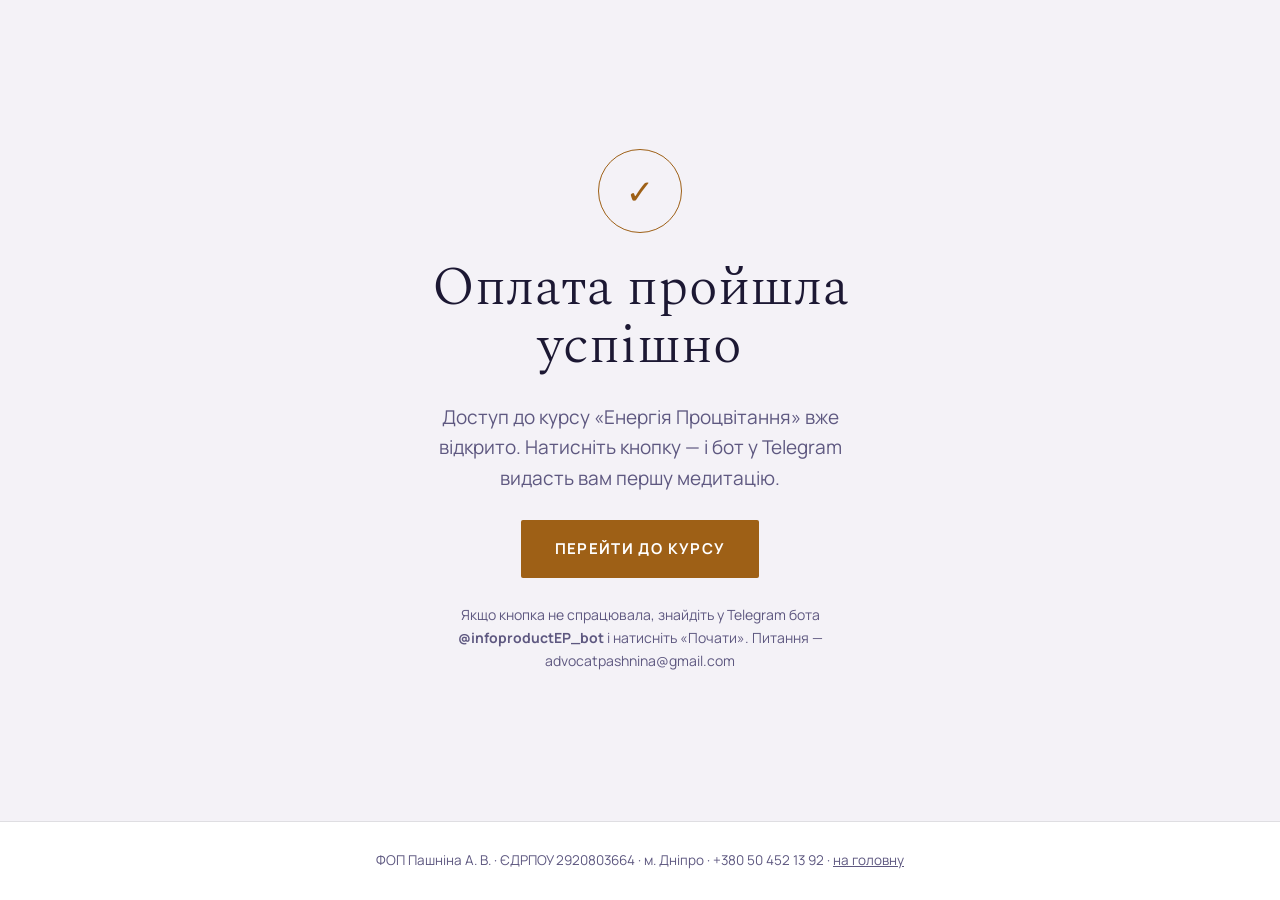
<file: success.html>
<!doctype html>
<html lang="uk">
<head>
<meta charset="utf-8">
<meta name="viewport" content="width=device-width, initial-scale=1, viewport-fit=cover">
<title>Оплата успішна — Енергія Процвітання</title>
<!-- Meta Pixel -->
<script>
!function(f,b,e,v,n,t,s){if(f.fbq)return;n=f.fbq=function(){n.callMethod?
n.callMethod.apply(n,arguments):n.queue.push(arguments)};if(!f._fbq)f._fbq=n;
n.push=n;n.loaded=!0;n.version='2.0';n.queue=[];t=b.createElement(e);t.async=!0;
t.src=v;s=b.getElementsByTagName(e)[0];s.parentNode.insertBefore(t,s)}(window,document,'script',
'https://connect.facebook.net/en_US/fbevents.js');
fbq('init', '1639428453651396');
fbq('track', 'PageView');
fbq('track', 'Purchase', { value: 530.00, currency: 'UAH', content_name: 'Енергія Процвітання' });
</script>
<noscript><img height="1" width="1" style="display:none" alt=""
src="https://www.facebook.com/tr?id=1639428453651396&ev=PageView&noscript=1"></noscript>
<!-- /Meta Pixel -->
<link rel="preconnect" href="https://fonts.googleapis.com">
<link rel="preconnect" href="https://fonts.gstatic.com" crossorigin>
<link rel="stylesheet" href="https://fonts.googleapis.com/css2?family=Spectral:wght@300;500;600&family=Manrope:wght@400;500;700&display=swap">
<style>
:root{
  --bg:#F4F2F7;--surface:#FFFFFF;--ink:#1C1833;--muted:#5E5880;
  --line:rgba(28,24,51,.14);--accent:#9E6016;--accent-ink:#FFFFFF;
  --font-display:"Spectral",Georgia,serif;--font-body:"Manrope","Segoe UI",system-ui,sans-serif;
  color-scheme:light;
}
@media (prefers-color-scheme:dark){
  :root:not([data-theme="light"]){
    --bg:#121020;--surface:#1A1730;--ink:#ECE9F5;--muted:#A6A0C2;
    --line:rgba(236,233,245,.15);--accent:#E7B45C;--accent-ink:#17132A;color-scheme:dark;
  }
}
:root[data-theme="dark"]{
  --bg:#121020;--surface:#1A1730;--ink:#ECE9F5;--muted:#A6A0C2;
  --line:rgba(236,233,245,.15);--accent:#E7B45C;--accent-ink:#17132A;color-scheme:dark;
}
*{box-sizing:border-box}
body{
  margin:0;background:var(--bg);color:var(--ink);font-family:var(--font-body);
  font-size:17px;line-height:1.62;min-height:100vh;display:flex;flex-direction:column;
}
main{
  flex:1;display:flex;flex-direction:column;align-items:center;justify-content:center;
  text-align:center;gap:26px;
  padding-left:max(16px,env(safe-area-inset-left,0px));
  padding-right:max(16px,env(safe-area-inset-right,0px));
  padding-block:clamp(60px,12vw,120px);
}
.seal{
  width:84px;height:84px;border-radius:50%;border:1px solid var(--accent);
  display:grid;place-items:center;color:var(--accent);font-size:34px;line-height:1;
}
h1{
  font-family:var(--font-display);font-weight:300;margin:0;
  font-size:clamp(32px,6vw,54px);line-height:1.08;max-width:16ch;text-wrap:balance;
}
p.lede{margin:0;color:var(--muted);max-width:40ch;font-size:clamp(17px,2.2vw,19px)}
.btn{
  display:inline-flex;align-items:center;justify-content:center;
  background:var(--accent);color:var(--accent-ink);font-weight:700;font-size:15px;
  letter-spacing:.09em;text-transform:uppercase;text-decoration:none;
  padding:17px 34px;border-radius:2px;
}
.btn:hover{filter:brightness(1.08)}
.btn:focus-visible{outline:2px solid var(--accent);outline-offset:3px}
.hint{font-size:14px;color:var(--muted);max-width:44ch;margin:0}
footer{
  border-top:1px solid var(--line);background:var(--surface);
  padding-block:28px;
  padding-left:max(16px,env(safe-area-inset-left,0px));
  padding-right:max(16px,env(safe-area-inset-right,0px));
  font-size:13.5px;color:var(--muted);text-align:center;
}
footer a{color:var(--muted)}
</style>
</head>
<body>
<main>
  <div class="seal" aria-hidden="true">✓</div>
  <h1>Оплата пройшла успішно</h1>
  <p class="lede">Доступ до курсу «Енергія Процвітання» вже відкрито. Натисніть кнопку — і бот у Telegram видасть вам першу медитацію.</p>
  <a class="btn" href="https://t.me/infoproductEP_bot?start=UzJCaQvc6XvG6UmT">Перейти до курсу</a>
  <p class="hint">Якщо кнопка не спрацювала, знайдіть у Telegram бота <b>@infoproductEP_bot</b> і натисніть «Почати». Питання — advocatpashnina@gmail.com</p>
</main>
<footer>
  ФОП Пашніна А. В. · ЄДРПОУ 2920803664 · м. Дніпро · +380 50 452 13 92 ·
  <a href="index.html">на головну</a>
</footer>
</body>
</html>
</file>
<file: zustrich/style.css>
/* ===== Токени ===== */
:root{
  --accent:#f7b400;
  --accent-soft:rgba(247,180,0,.2);
  --accent-border:#ffe8aa;
  --on-accent:#232323;
  --field-bg:#f5f5f5;
  --text:#000;
  --muted:#6b6b6b;
  --error:#d4342b;
  --radius:4px;
}

*,*::before,*::after{box-sizing:border-box}

html{-webkit-text-size-adjust:100%}

body{
  margin:0;
  background:#fff;
  color:var(--text);
  font-family:'Manrope',-apple-system,BlinkMacSystemFont,'Segoe UI',Arial,sans-serif;
  font-weight:400;
  line-height:1.4;
  -webkit-font-smoothing:antialiased;
}

img{max-width:100%;height:auto;display:block}

/* ===== Сітка лендингу (відтворює t-col_10 t-prefix_1) ===== */
.container{max-width:1200px;margin:0 auto;padding:0 20px}
.content{width:83.333%;margin-left:8.333%}

@media (max-width:960px){
  .content{width:100%;margin-left:0}
}

.page{padding:30px 0 45px}

/* ===== Поява без прив'язки до скролу =====
   На Tilda ці блоки з'являлися тільки під час прокрутки. Сторінка вміщалася
   в один екран, прокрутки не було — і текст з кнопкою залишалися невидимими.
   Тут анімація запускається від завантаження сторінки. */
.reveal{
  opacity:0;
  transform:translateY(12px);
  animation:reveal .5s ease-out forwards;
}
.reveal:nth-child(1){animation-delay:.05s}
.reveal:nth-child(2){animation-delay:.14s}
.reveal:nth-child(3){animation-delay:.23s}
.reveal:nth-child(4){animation-delay:.32s}
.reveal:nth-child(5){animation-delay:.41s}

@keyframes reveal{to{opacity:1;transform:none}}

@media (prefers-reduced-motion:reduce){
  .reveal{animation:none;opacity:1;transform:none}
}

/* ===== Текст лендингу ===== */
.lead-title{
  margin:0;
  padding:0 0 15px;
  font-size:52px;
  line-height:1.2;
  font-weight:300;
  letter-spacing:-.01em;
}

.lead-text{
  margin:0;
  padding:0;
  font-size:20px;
  line-height:1.4;
  font-weight:400;
}

.lead-text--strong{font-weight:700;padding:15px 0}

.lead-text + .lead-text{margin-top:14px}

.lead-cta{padding:45px 0;display:flex;justify-content:center}

@media (max-width:900px){
  .lead-title{font-size:30px}
}
@media (max-width:480px){
  .page{padding:24px 0 36px}
  .lead-title{font-size:30px}
  .lead-text{font-size:18px}
  .lead-cta{padding:32px 0}
}

/* ===== Кнопки ===== */
.btn{
  display:inline-flex;
  align-items:center;
  justify-content:center;
  gap:10px;
  border:0;
  border-radius:var(--radius);
  background:var(--accent);
  color:var(--on-accent);
  font-family:inherit;
  font-weight:600;
  text-decoration:none;
  text-align:center;
  cursor:pointer;
  transition:background-color .2s ease-in-out,color .2s ease-in-out,border-color .2s ease-in-out,opacity .2s ease-in-out;
}
.btn[hidden]{display:none}
.btn:hover{background:#e5a600}
.btn:active{transform:translateY(1px)}
.btn:focus-visible{outline:2px solid #232323;outline-offset:3px}

.btn--lg{
  padding:15px 40px;
  font-size:22px;
  line-height:1.4;
  font-weight:500;
  border-radius:5px;
}

.btn--md{
  padding:13px 28px;
  font-size:16px;
  line-height:1.4;
}

.btn--ghost{
  padding:10px 14px;
  background:transparent;
  color:var(--accent);
  border:1px solid var(--accent-border);
}
.btn--ghost:hover{background:#fffaf0}

/* стрілка праворуч від тексту */
.btn--arrow::after{
  content:"";
  width:18px;height:18px;
  flex:0 0 18px;
  background:currentColor;
  -webkit-mask:var(--arrow) center/contain no-repeat;
  mask:var(--arrow) center/contain no-repeat;
  --arrow:url("data:image/svg+xml,%3Csvg xmlns='http://www.w3.org/2000/svg' viewBox='0 0 18 18'%3E%3Cpath d='M3.75 9h10.5M9 14.25 14.25 9 9 3.75' fill='none' stroke='%23000' stroke-width='1.4' stroke-linecap='round' stroke-linejoin='round'/%3E%3C/svg%3E");
}

@media (max-width:480px){
  .btn--lg{font-size:18px;padding:14px 24px;width:100%}
}

/* ===== Попап ===== */
.popup{
  position:fixed;
  inset:0;
  z-index:100;
  display:flex;
  align-items:center;
  justify-content:center;
  padding:20px;
  background:rgba(0,0,0,.8);
  overflow:auto;
}
.popup[hidden]{display:none}

.popup__close{
  position:absolute;
  top:20px;right:20px;
  width:40px;height:40px;
  display:flex;align-items:center;justify-content:center;
  padding:0;
  border:0;
  background:transparent;
  color:#fff;
  cursor:pointer;
  opacity:.8;
}
.popup__close:hover{opacity:1}
.popup__close:focus-visible{outline:2px solid #fff;outline-offset:2px}

.popup__panel{
  position:relative;
  width:100%;
  max-width:980px;
  background:#fff;
  border-radius:var(--radius);
  overflow:hidden;
  display:flex;
  flex-direction:column;
}

/* ===== Квіз ===== */
.quiz{display:flex;flex-direction:column;min-height:0;flex:1}

.quiz__progress{height:4px;background:var(--accent-soft)}
.quiz__progress-bar{
  height:100%;width:0;
  background:var(--accent);
  transition:width .3s ease-in-out;
}

.quiz__body{
  flex:1;
  min-height:520px;
  display:flex;
  padding:40px;
}

.step{display:none;width:100%;flex-direction:column;justify-content:center}
.step.is-active{display:flex;animation:stepIn .25s ease-out}

@keyframes stepIn{from{opacity:0;transform:translateY(8px)}to{opacity:1;transform:none}}

@media (prefers-reduced-motion:reduce){
  .step.is-active{animation:none}
}

.step__title{
  margin:0 0 24px;
  font-size:20px;
  line-height:1.3;
  font-weight:600;
}
.step__title label{cursor:pointer}

.step__error{
  margin:10px 0 0;
  min-height:18px;
  font-size:14px;
  line-height:1.3;
  color:var(--error);
}

/* Обкладинка */
.step--cover{align-items:center;text-align:center}
.step__cover-inner{max-width:640px}
.cover__title{
  margin:0 0 16px;
  font-size:32px;
  line-height:1.25;
  font-weight:600;
}
.cover__descr{
  margin:0 0 28px;
  font-size:20px;
  line-height:1.4;
  font-weight:500;
}

@media (max-width:600px){
  .cover__title{font-size:24px}
  .cover__descr{font-size:17px}
}

/* Варіанти відповідей */
.options{display:flex;flex-direction:column;gap:10px}

.option{
  display:flex;
  align-items:center;
  gap:12px;
  padding:14px 16px;
  border:1px solid transparent;
  border-radius:var(--radius);
  font-size:16px;
  line-height:1.3;
  cursor:pointer;
  transition:background-color .15s ease-in-out,border-color .15s ease-in-out;
}
.option:hover{background:#fafafa}
.options--filled .option{background:var(--field-bg)}
.options--filled .option:hover{background:#efefef}

.option input{position:absolute;opacity:0;width:0;height:0}

.option__dot{
  position:relative;
  flex:0 0 20px;
  width:20px;height:20px;
  border:1px solid var(--accent);
  border-radius:50%;
  transition:border-color .15s;
}
.option__dot::after{
  content:"";
  position:absolute;
  inset:4px;
  border-radius:50%;
  background:var(--accent);
  transform:scale(0);
  transition:transform .15s ease-in-out;
}
.option input:checked ~ .option__dot::after{transform:scale(1)}
.option input:focus-visible ~ .option__dot{outline:2px solid var(--accent);outline-offset:3px}

.option__text{flex:1}

/* Шкала 0–10 */
.rate{display:flex;flex-wrap:wrap;gap:8px}

.rate__item{flex:1 1 56px;cursor:pointer}
.rate__item input{position:absolute;opacity:0;width:0;height:0}
.rate__item span{
  display:flex;
  align-items:center;
  justify-content:center;
  height:48px;
  background:var(--field-bg);
  border:1px solid transparent;
  border-radius:var(--radius);
  font-size:15px;
  font-weight:500;
  transition:background-color .15s,color .15s;
}
.rate__item:hover span{background:#ebebeb}
.rate__item input:checked + span{background:var(--accent);color:var(--on-accent)}
.rate__item input:focus-visible + span{outline:2px solid var(--accent);outline-offset:2px}

.rate__legend{
  display:flex;
  justify-content:space-between;
  margin-top:10px;
  font-size:14px;
  font-weight:300;
  color:var(--muted);
}

@media (max-width:600px){
  .rate__item{flex:1 1 calc(100%/6 - 8px)}
  .rate__item span{height:42px;font-size:14px}
}

/* Поля вводу */
.field{
  width:100%;
  padding:15px 16px;
  border:1px solid transparent;
  border-radius:var(--radius);
  background:var(--field-bg);
  color:var(--text);
  font-family:inherit;
  font-size:16px;
  line-height:1.3;
}
.field::placeholder{color:#9a9a9a}
.field:focus{outline:none;border-color:var(--accent);background:#fff}
.field.is-invalid{border-color:var(--error)}

.fields{display:flex;flex-direction:column;gap:14px}
.field-row .step__error{min-height:0}
.field-row .step__error:empty{margin:0}

/* Результати */
.result{display:flex;align-items:center;gap:32px}
.result--split .result__text{flex:1 1 55%}
.result__img{flex:0 1 40%;display:flex;justify-content:center}
.result__img img{max-height:320px;width:auto}

.result__title{
  margin:0 0 14px;
  font-size:32px;
  line-height:1.25;
  font-weight:600;
}
.result__descr{
  margin:0 0 28px;
  font-size:16px;
  line-height:1.55;
}

@media (max-width:760px){
  .result{flex-direction:column-reverse;text-align:center}
  .result__title{font-size:24px}
  .result__img img{max-height:200px}
}

/* Підвал квізу */
.quiz__footer{
  display:flex;
  align-items:center;
  justify-content:flex-end;
  gap:10px;
  padding:16px 40px 24px;
  border-top:1px solid #f0f0f0;
}
.quiz__footer[hidden]{display:none}

@media (max-width:600px){
  .popup{padding:0}
  .popup__panel{max-width:none;min-height:100vh;min-height:100dvh;border-radius:0}
  .popup__close{color:#232323;top:8px;right:8px}
  .quiz__body{padding:56px 20px 20px;min-height:0}
  .quiz__footer{padding:14px 20px 20px}
  .quiz__footer .btn--md{flex:1}
}

/* Коли попап відкрито — сторінка за ним не прокручується */
body.is-locked{overflow:hidden}
</file>
